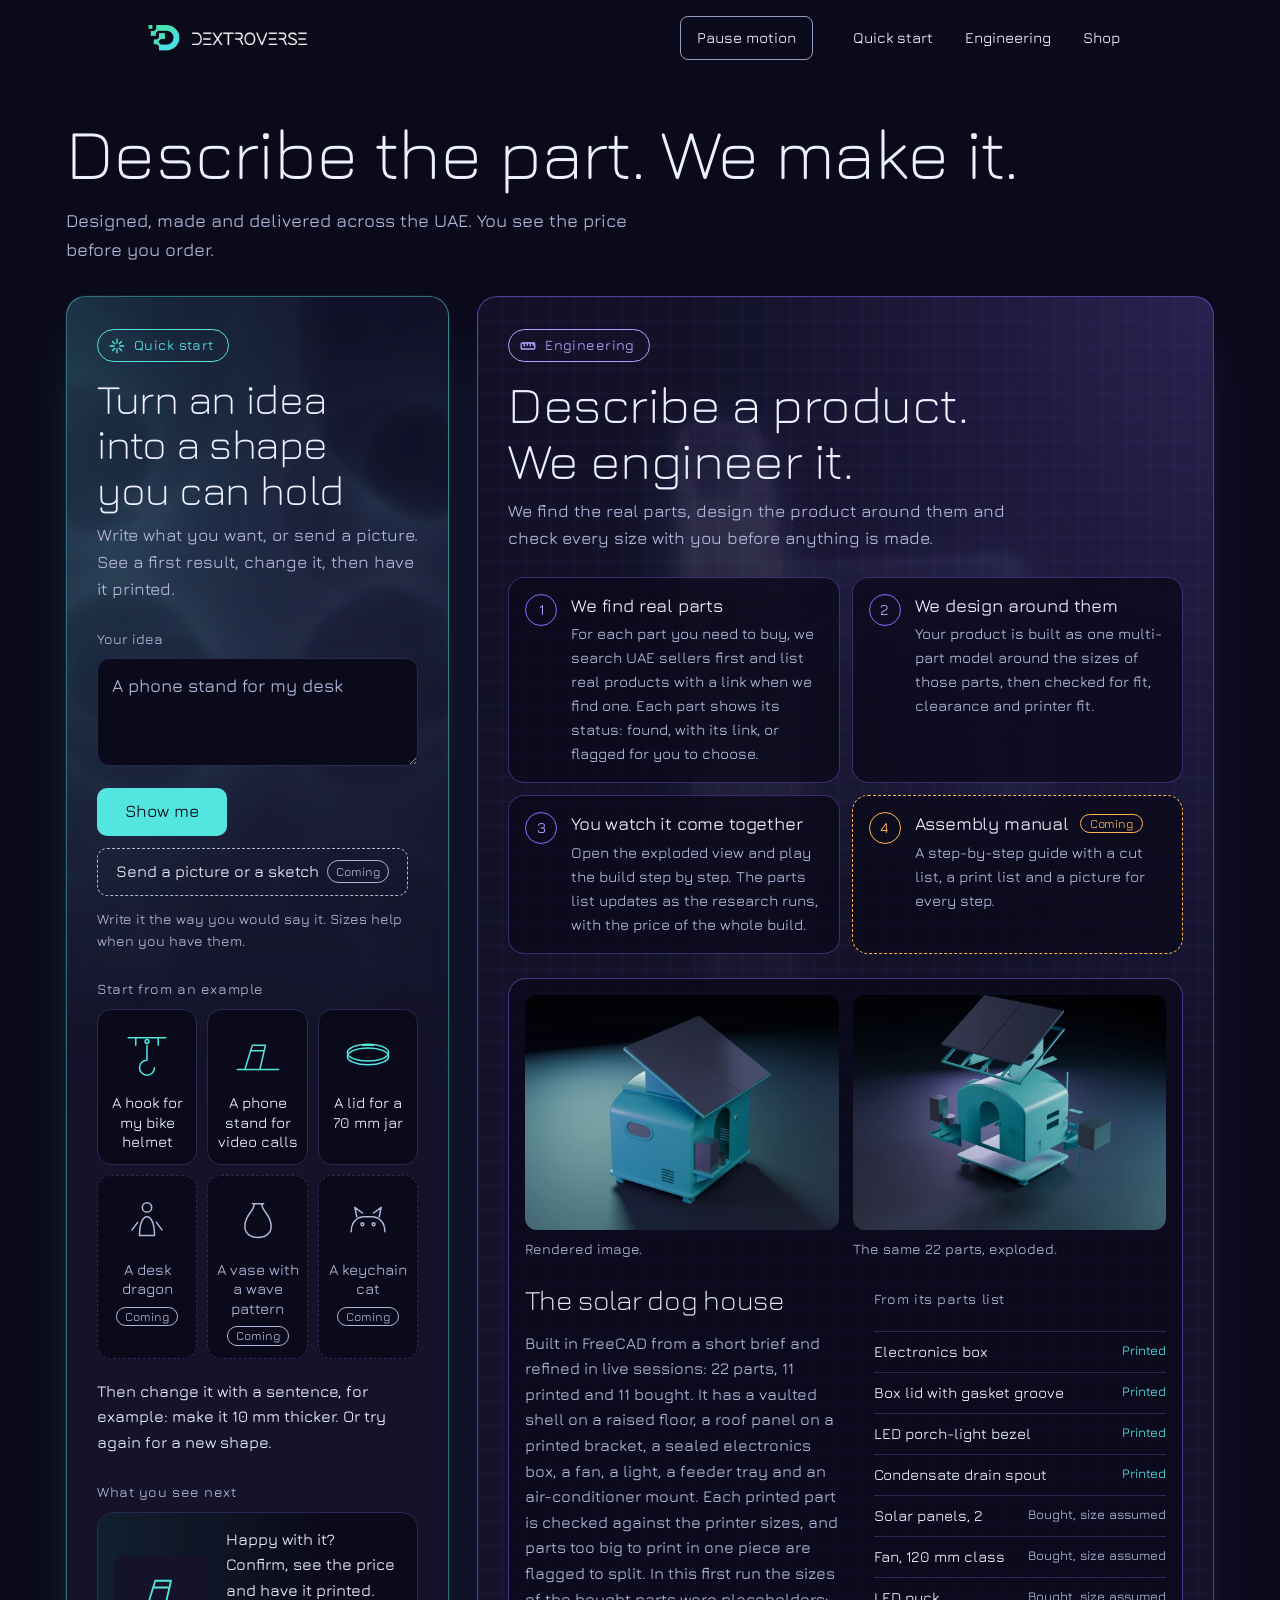
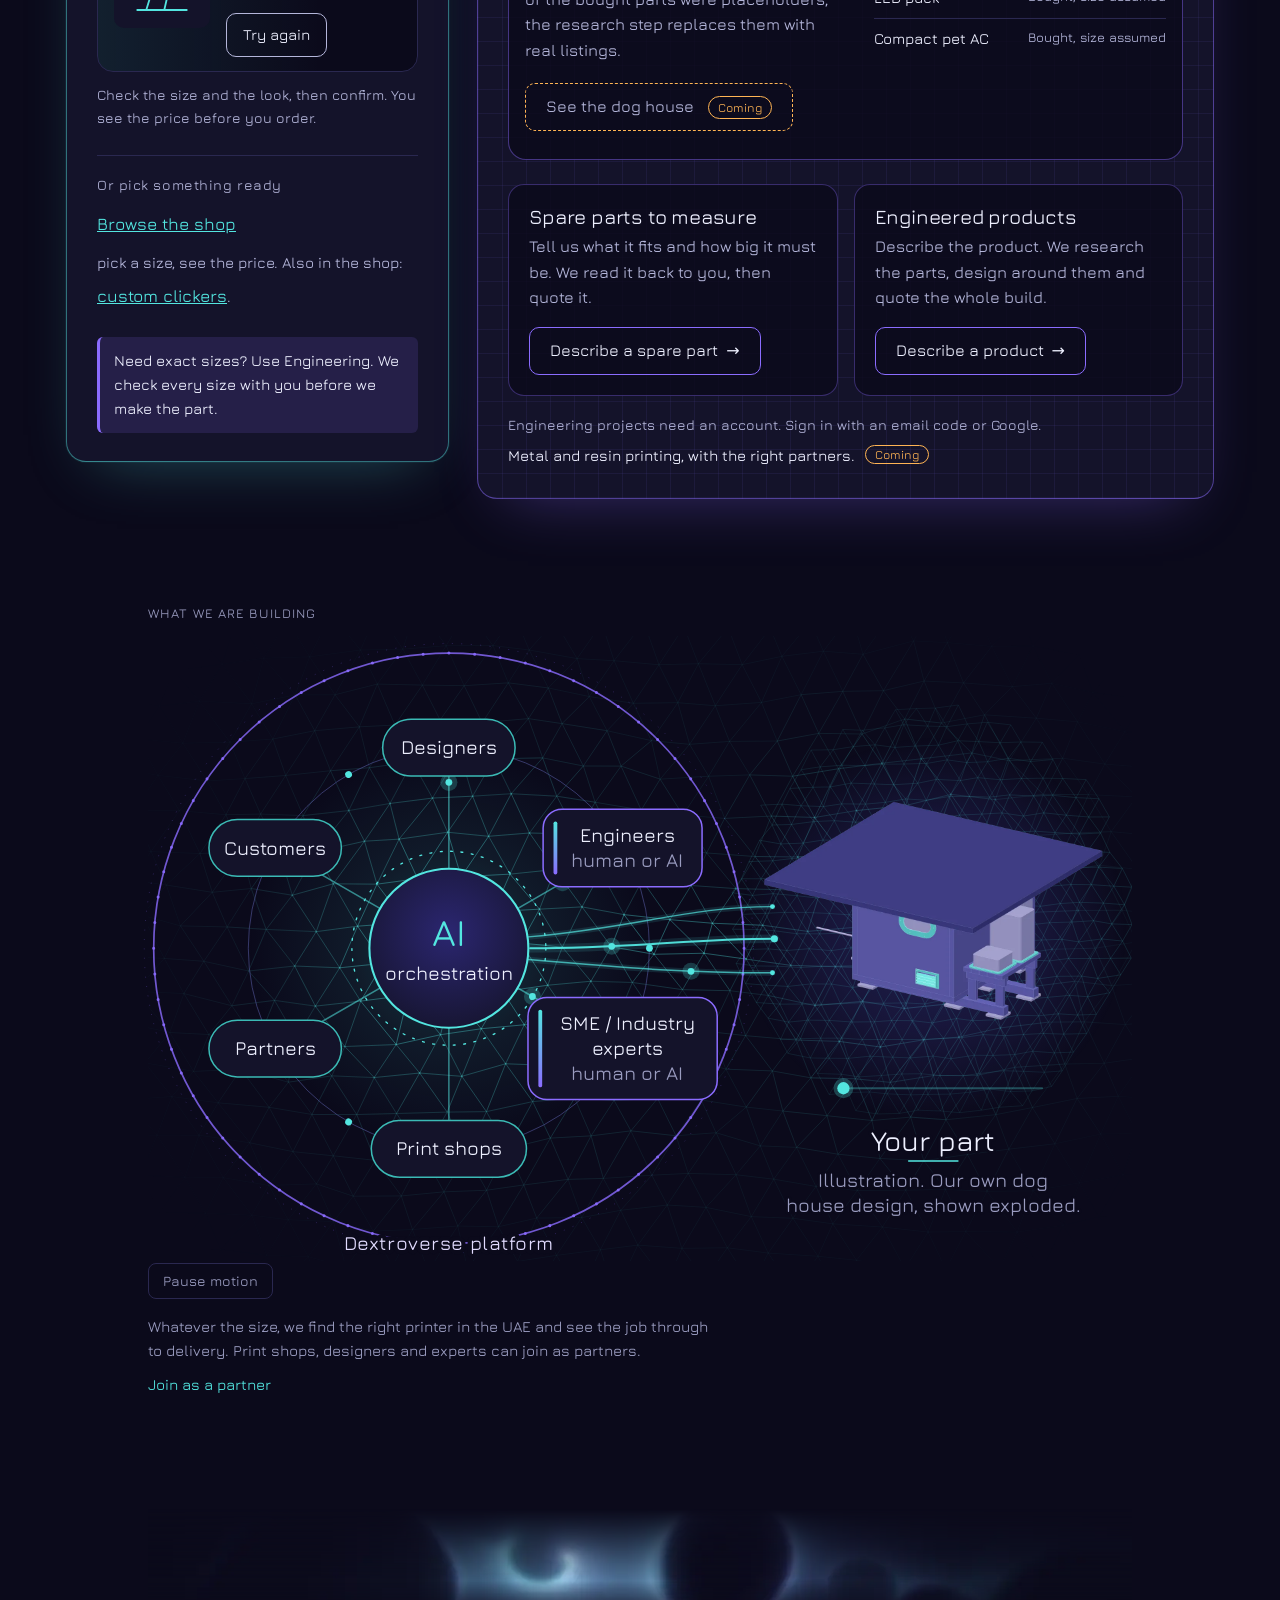
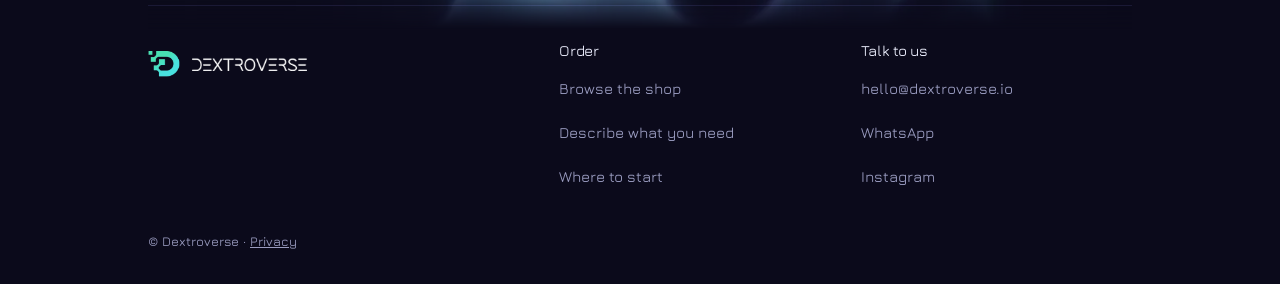
<file: index.html>
<!doctype html>
<html lang="en">
<head>
<meta charset="utf-8">
<meta name="viewport" content="width=device-width, initial-scale=1">
<title>Dextroverse | Describe the part. We make it.</title>
<meta name="description" content="Describe the part and see the price before you order. Designed, made and delivered across the UAE.">
<link rel="canonical" href="https://dextroverse.io/">
<link rel="icon" type="image/png" href="/favicon.png">
<meta property="og:type" content="website">
<meta property="og:site_name" content="Dextroverse">
<meta property="og:url" content="https://dextroverse.io/">
<meta property="og:title" content="Dextroverse | Describe the part. We make it.">
<meta property="og:description" content="Describe the part and see the price before you order. Designed, made and delivered across the UAE.">
<meta property="og:image" content="https://dextroverse.io/logo.png">
<meta name="twitter:card" content="summary">
<meta name="twitter:title" content="Dextroverse | Describe the part. We make it.">
<meta name="twitter:description" content="Describe the part and see the price before you order. Designed, made and delivered across the UAE.">
<meta name="twitter:image" content="https://dextroverse.io/logo.png">
<link rel="preload" href="/fonts/jura-light.woff2" as="font" type="font/woff2" crossorigin>
<link rel="preload" href="/fonts/jura-medium.woff2" as="font" type="font/woff2" crossorigin>
<link rel="stylesheet" href="/style.css">
<link rel="stylesheet" href="/landing.css">
<script type="application/ld+json">
{
  "@context": "https://schema.org",
  "@type": "Organization",
  "name": "Dextroverse",
  "url": "https://dextroverse.io/",
  "logo": "https://dextroverse.io/logo.png",
  "description": "Describe the part and see the price before you order. Designed, made and delivered across the UAE.",
  "email": "hello@dextroverse.io",
  "telephone": "+971504556912",
  "areaServed": "AE",
  "sameAs": ["https://instagram.com/dextroverse3d", "https://wa.me/971504556912"]
}
</script>
</head>
<body data-alive="ring"><a class="skip" href="#main">Skip to content</a>
<header class="top" id="top">
  <a class="brand" href="/" aria-label="Dextroverse home"><img src="/brand/mark.png" alt="" width="32" height="27"><img src="/brand/wordmark-white.png" alt="Dextroverse" width="115" height="13"></a>
  <button class="motion-btn" id="motion" data-alive-pause type="button" aria-pressed="false" hidden><span class="w">Pause</span><span class="ml"> motion</span></button>
  <button class="menu-btn" type="button" aria-expanded="false" aria-controls="nav">Menu</button>
  <nav id="nav" aria-label="Main" data-open="false">
    <a href="/#casual">Quick start</a>
    <a href="/#eng">Engineering</a>
    <a href="https://app.dextroverse.io/shop" data-nav="shop">Shop</a>
  </nav>
</header>
<button class="motion-chip" id="chip" type="button" hidden aria-label="Pause motion">Pause</button>
<main id="main">
<section class="lm" id="start">
<div class="lm-hero"><h1>Describe the part. We make it.</h1><p class="lm-lead">Designed, made and delivered across the UAE. You see the price before you order.</p></div><nav class="jump" aria-label="Modes"><a class="jc on" href="#casual">Quick start</a><a class="je" href="#eng">Engineering</a></nav><div class="modes" id="how"><section class="mode casual" id="casual" aria-labelledby="c-t"><div class="atm" aria-hidden="true"><img src="/media/lat/gyroid-1280.webp" fetchpriority="high" alt="" width="1280" height="720"><video muted playsinline preload="none" data-atm="gyroid"><source src="/media/lat/gyroid-720.webm" type="video/webm" media="(min-width:900px)"><source src="/media/lat/gyroid-720.mp4" type="video/mp4" media="(min-width:900px)"><source src="/media/lat/gyroid-360.mp4" type="video/mp4" media="(max-width:899px)"></video></div><p class="tagm"><svg viewBox="0 0 24 24" aria-hidden="true" fill="none" stroke="currentColor" stroke-width="1.8" stroke-linecap="round"><path d="M12 3v5M12 16v5M3 12h5M16 12h5M6 6l3 3M15 15l3 3M18 6l-3 3M9 15l-3 3"/></svg>Quick start</p><h2 id="c-t">Turn an idea into a shape you can hold</h2><p class="lm-ml">Write what you want, or send a picture. See a first result, change it, then have it printed.</p>
<form class="lm-form" id="pf" method="get" action="https://app.dextroverse.io/try"><label for="pf-p">Your idea</label><textarea id="pf-p" name="prompt" maxlength="500" required rows="3" placeholder="A phone stand for my desk"></textarea><p class="lm-err" id="pf-err" role="status"></p><div class="lm-row"><button class="lm-go" type="submit">Show me</button><button class="photo" type="button" aria-disabled="true" aria-describedby="ph-s">Send a picture or a sketch <em id="ph-s">Coming</em></button></div><p class="hint">Write it the way you would say it. Sizes help when you have them.</p><p class="hint consent" id="cons" hidden>This picture goes to a partner service that builds the shape. Please choose objects and sketches, not photos of people.</p></form>
<h3 class="lm-tl">Start from an example</h3><ul class="tiles" aria-label="Examples"><li><button class="tile" type="button" data-t="A wall hook for a bike helmet"><span class="im"><svg viewBox="0 0 64 48" aria-hidden="true" fill="none" stroke="currentColor" stroke-width="1.6" stroke-linecap="round" stroke-linejoin="round"><path d="M12 6h40M20 6v8M44 6v8M32 14v16a8 8 0 1 0 8 8"/><circle cx="32" cy="10" r="2"/></svg></span><span>A hook for my bike helmet</span></button></li><li><button class="tile" type="button" data-t="A desk stand for a phone, angled for video calls"><span class="im"><svg viewBox="0 0 64 48" aria-hidden="true" fill="none" stroke="currentColor" stroke-width="1.6" stroke-linecap="round" stroke-linejoin="round"><path d="M10 40h44M18 40l8-26h14l-6 26M24 20h14"/></svg></span><span>A phone stand for video calls</span></button></li><li><button class="tile" type="button" data-t="A round lid for a 70 mm jar with a small handle"><span class="im"><svg viewBox="0 0 64 48" aria-hidden="true" fill="none" stroke="currentColor" stroke-width="1.6" stroke-linecap="round" stroke-linejoin="round"><ellipse cx="32" cy="26" rx="22" ry="9"/><ellipse cx="32" cy="22" rx="22" ry="9"/><path d="M26 14h12"/></svg></span><span>A lid for a 70 mm jar</span></button></li><li><div class="tile soon"><span class="im"><svg viewBox="0 0 64 48" aria-hidden="true" fill="none" stroke="currentColor" stroke-width="1.6" stroke-linecap="round" stroke-linejoin="round"><circle cx="32" cy="10" r="5"/><path d="M24 40c0-12 3-20 8-20s8 8 8 20M24 40h16M22 26l-6 8M42 26l6 8"/></svg></span><span>A desk dragon</span><em>Coming</em></div></li><li><div class="tile soon"><span class="im"><svg viewBox="0 0 64 48" aria-hidden="true" fill="none" stroke="currentColor" stroke-width="1.6" stroke-linecap="round" stroke-linejoin="round"><path d="M26 6h12M28 6c0 8-10 12-10 24 0 8 6 12 14 12s14-4 14-12C46 18 36 14 36 6"/></svg></span><span>A vase with a wave pattern</span><em>Coming</em></div></li><li><div class="tile soon"><span class="im"><svg viewBox="0 0 64 48" aria-hidden="true" fill="none" stroke="currentColor" stroke-width="1.6" stroke-linecap="round" stroke-linejoin="round"><path d="M14 36c0-10 6-16 14-16h8c8 0 14 6 14 16M20 20l-2-10 8 6M44 20l2-10-8 6"/><circle cx="26" cy="28" r="1.5"/><circle cx="38" cy="28" r="1.5"/></svg></span><span>A keychain cat</span><em>Coming</em></div></li></ul><p class="then">Then change it with a sentence, for example: make it 10 mm thicker. Or try again for a new shape.</p>
<div class="next"><h3 class="lm-tl">What you see next</h3><div class="res"><span class="th"><svg viewBox="0 0 64 48" aria-hidden="true" fill="none" stroke="currentColor" stroke-width="1.6" stroke-linecap="round" stroke-linejoin="round"><path d="M10 40h44M18 40l8-26h14l-6 26M24 20h14"/></svg></span><div><p>Happy with it? Confirm, see the price and have it printed.</p><span class="again" aria-hidden="true">Try again</span></div></div><p class="hint">Check the size and the look, then confirm. You see the price before you order.</p></div>
<div class="more"><p>Or pick something ready</p><ul><li><a href="https://app.dextroverse.io/shop">Browse the shop</a> <span>pick a size, see the price. Also in the shop: <a href="/clickers/">custom clickers</a>.</span></li></ul></div><p class="lm-note">Need exact sizes? Use Engineering. We check every size with you before we make the part.</p></section><section class="mode eng" id="eng" aria-labelledby="e-t"><div class="atm eng-atm" aria-hidden="true"><img src="/media/lat/cloud-1280.webp" alt="" width="1280" height="720"><video muted playsinline preload="none" data-atm="cloud"><source src="/media/lat/cloud-720.webm" type="video/webm" media="(min-width:900px)"><source src="/media/lat/cloud-720.mp4" type="video/mp4" media="(min-width:900px)"><source src="/media/lat/cloud-360.mp4" type="video/mp4" media="(max-width:899px)"></video></div><p class="tagm"><svg viewBox="0 0 24 24" aria-hidden="true" fill="none" stroke="currentColor" stroke-width="1.8" stroke-linecap="round" stroke-linejoin="round"><rect x="3" y="8" width="18" height="8" rx="1.5"/><path d="M7 8v4M11 8v3M15 8v4M19 8v3"/></svg>Engineering</p><h2 id="e-t">Describe a product. We engineer it.</h2><p class="lm-ml">We find the real parts, design the product around them and check every size with you before anything is made.</p>
<ol class="lm-steps"><li class="st"><span class="lm-n" aria-hidden="true">1</span><div><h3>We find real parts </h3><p>For each part you need to buy, we search UAE sellers first and list real products with a link when we find one. Each part shows its status: found, with its link, or flagged for you to choose.</p></div></li><li class="st"><span class="lm-n" aria-hidden="true">2</span><div><h3>We design around them </h3><p>Your product is built as one multi-part model around the sizes of those parts, then checked for fit, clearance and printer fit.</p></div></li><li class="st"><span class="lm-n" aria-hidden="true">3</span><div><h3>You watch it come together </h3><p>Open the exploded view and play the build step by step. The parts list updates as the research runs, with the price of the whole build.</p></div></li><li class="st soon"><span class="lm-n" aria-hidden="true">4</span><div><h3>Assembly manual <em class="cm">Coming</em></h3><p>A step-by-step guide with a cut list, a print list and a picture for every step.</p></div></li></ol>
<div class="lm-ex"><div class="exfigs"><figure class="exfig"><img src="/img/dh-assembled-900.webp" srcset="/img/dh-assembled-900.webp 900w, /img/dh-assembled-1800.webp 1800w" sizes="(min-width:1000px) 360px, (min-width:640px) 45vw, 90vw" alt="The solar dog house, assembled from 22 parts: printed parts in teal, bought parts in grey, on a dark background" width="1800" height="1350" loading="lazy"><figcaption>Rendered image.</figcaption></figure><figure class="exfig"><img src="/img/dh-exploded-900.webp" srcset="/img/dh-exploded-900.webp 900w, /img/dh-exploded-1800.webp 1800w" sizes="(min-width:1000px) 360px, (min-width:640px) 45vw, 90vw" alt="The same 22 parts of the dog house, pulled apart" width="1800" height="1350" loading="lazy"><figcaption>The same 22 parts, exploded.</figcaption></figure></div>
<div class="exbody"><h3>The solar dog house</h3><p>Built in FreeCAD from a short brief and refined in live sessions: 22 parts, 11 printed and 11 bought. It has a vaulted shell on a raised floor, a roof panel on a printed bracket, a sealed electronics box, a fan, a light, a feeder tray and an air-conditioner mount. Each printed part is checked against the printer sizes, and parts too big to print in one piece are flagged to split. In this first run the sizes of the bought parts were placeholders; the research step replaces them with real listings.</p><a class="lm-btn lm-off" role="link" aria-disabled="true">See the dog house <em class="cm">Coming</em></a>
<h4 class="pl">From its parts list</h4><ul class="parts"><li><span>Electronics box</span><em class="pr">Printed</em></li><li><span>Box lid with gasket groove</span><em class="pr">Printed</em></li><li><span>LED porch-light bezel</span><em class="pr">Printed</em></li><li><span>Condensate drain spout</span><em class="pr">Printed</em></li><li><span>Solar panels, 2</span><em class="bt">Bought, size assumed</em></li><li><span>Fan, 120 mm class</span><em class="bt">Bought, size assumed</em></li><li><span>LED puck</span><em class="bt">Bought, size assumed</em></li><li><span>Compact pet AC</span><em class="bt">Bought, size assumed</em></li></ul></div></div>
<ul class="items"><li><h3>Spare parts to measure</h3><p>Tell us what it fits and how big it must be. We read it back to you, then quote it.</p><a class="lm-btn" href="https://app.dextroverse.io/try">Describe a spare part <span aria-hidden="true">&rarr;</span></a></li><li><h3>Engineered products</h3><p>Describe the product. We research the parts, design around them and quote the whole build.</p><a class="lm-btn" href="https://app.dextroverse.io/product">Describe a product <span aria-hidden="true">&rarr;</span></a></li></ul><p class="acc">Engineering projects need an account. Sign in with an email code or Google.</p><p class="mat">Metal and resin printing, with the right partners. <em class="cm">Coming</em></p></section></div>
</section>

<section class="wrap build" aria-labelledby="build-h">
  <p class="build-label" id="build-h">What we are building</p>
<section class="dx" id="dx" aria-label="How the Dextroverse platform works">
<style>
.dx{--dx-mid:var(--mid,#0b0a1b);--dx-lumen:var(--lumen,#53e6e0);--dx-violet:var(--violet,#8b6cff);--dx-mist:var(--mist,#eef0ff);--dx-panel:var(--panel,#14132a);--dx-dim:var(--dim,#9a9cc0);--dx-line:var(--line,#2a2850);
 position:relative;width:100%;max-width:1280px;margin:0 auto;color:var(--dx-mist);font-family:var(--font-display,Jura,system-ui,sans-serif)}
.dx *{box-sizing:border-box}
.dx figure{margin:0}
.dx-stage{position:relative;width:100%;aspect-ratio:var(--ar,1040/660);isolation:isolate}
.dx-stage svg{position:absolute;inset:0;width:100%;height:100%;display:block;overflow:visible;pointer-events:none}
.dx-stage text{font-family:var(--font-display,Jura,system-ui,sans-serif);font-weight:500;fill:var(--dx-mist)}
.dx-gm{-webkit-mask-image:radial-gradient(ellipse 62% 70% at 50% 50%,#000 46%,transparent 100%);mask-image:radial-gradient(ellipse 62% 70% at 50% 50%,#000 46%,transparent 100%)}
.dx-gf{-webkit-mask-image:radial-gradient(ellipse 50% 50% at var(--fx,80%) var(--fy,46%),#000 40%,transparent 100%);mask-image:radial-gradient(ellipse 50% 50% at var(--fx,80%) var(--fy,46%),#000 40%,transparent 100%)}
.dx-vh{position:absolute;width:1px;height:1px;overflow:hidden;clip:rect(0 0 0 0);white-space:nowrap}
.dx-ctl{margin-top:2px;text-align:left}
/* snug: the whole diagram plus Pause fits one viewport; floor 720px keeps text >=13.8px */
.dx:not(.dx-phone) .dx-stage,.dx:not(.dx-phone) .dx-ctl{width:max(min(100%,calc((100vh - 80px)*var(--arn,1.576))),min(100%,720px));margin-left:auto;margin-right:auto}
.dx-ctl button{font:500 14px Jura,system-ui,sans-serif;color:var(--dx-dim);background:transparent;border:1px solid var(--dx-line);border-radius:8px;padding:8px 14px;min-height:36px;cursor:pointer}
.dx-ctl button:hover{color:var(--dx-mist);border-color:var(--dx-violet)}
.dx-ctl button:focus-visible{outline:2px solid var(--dx-lumen);outline-offset:2px}
.dx.dx-static .dx-ctl{display:none}
.dx-stage{touch-action:pan-y}
#dx-hit{pointer-events:all;cursor:ew-resize}
#dx-hit:focus-visible{outline:2px solid var(--dx-lumen);outline-offset:-3px}
.dx.dx-lite #dx-hit{pointer-events:none;cursor:default}
.dx.dx-phone .dx-stage{max-width:560px;margin:0 auto}
.dx.dx-phone .dx-ctl{text-align:center}
/* assemble-in (once) */
@keyframes dxfade{from{opacity:0}to{opacity:1}}
@keyframes dxdraw{from{stroke-dashoffset:1}to{stroke-dashoffset:0}}
@keyframes dxcond{from{opacity:0;transform:scale(.9)}to{opacity:1;transform:none}}
.dx .in{animation:dxfade .8s ease-out both;animation-delay:var(--d,0s)}
.dx .dr{stroke-dasharray:1;animation:dxdraw 1.4s cubic-bezier(.4,0,.2,1) both;animation-delay:var(--d,0s)}
.dx-gf svg,.dx-gf>g{transform-box:fill-box;transform-origin:center}
.dx .cond{animation:dxcond 1.6s cubic-bezier(.2,.7,.2,1) both;animation-delay:var(--d,0s)}
/* ambient breathing: 4 cycles, then rest */
.dx.dx-static .in,.dx.dx-static .dr,.dx.dx-static .cond{animation:none!important}
.dx.dx-static .dr{stroke-dashoffset:0}
@media (prefers-reduced-motion:reduce){.dx .in,.dx .dr,.dx .cond{animation:none!important}.dx .dr{stroke-dashoffset:0}}
</style>
<figure>
 <div class="dx-stage" id="dx-stage">
  <svg class="dx-gm" id="dx-gm" aria-hidden="true" focusable="false"></svg>
  <svg class="dx-gh" id="dx-gh" aria-hidden="true" focusable="false"></svg>
  <svg class="dx-gf" id="dx-gf" aria-hidden="true" focusable="false"></svg>
  <svg class="dx-gp" id="dx-gp" aria-hidden="true" focusable="false"></svg>
  <svg class="dx-gx" id="dx-gx" role="group" focusable="false"></svg>
 </div>
 <noscript><style>.dx-stage,.dx-ctl{display:none}</style><div class="dx-ns"><img src="/diagram/still-exploded.webp" alt="Illustration. Our own dog house design, shown exploded." width="1100" height="940" loading="lazy"><p>Customers, designers, engineers and industry experts (human or AI), print shops and partners, tied together by AI orchestration on the Dextroverse platform, to your part.</p></div></noscript>
 <div class="dx-ctl"><button type="button" id="dx-pause" aria-pressed="false">Pause motion</button></div>
 <ul class="dx-vh"><li>Customers</li><li>Designers</li><li>Engineers (human or AI)</li><li>SME / Industry experts (human or AI)</li><li>Print shops</li><li>Partners</li><li>AI orchestration, at the centre of the Dextroverse platform</li><li>Your part: our own dog house design, shown exploded (illustration)</li></ul>
</figure>
<script>
(()=>{
const NS='http://www.w3.org/2000/svg',C={mid:'#0b0a1b',lumen:'#53e6e0',violet:'#8b6cff',mist:'#eef0ff',panel:'#14132a',dim:'#9a9cc0',link:'#6c70ad'};
const $=(t,a,p,h)=>{const e=document.createElementNS(NS,t);for(const k in a||{})if(a[k]!=null)e.setAttribute(k,a[k]);if(h!=null)e.innerHTML=h;p&&p.appendChild(e);return e};
const q=id=>document.getElementById(id);
const root=q('dx'),stage=q('dx-stage'),gm=q('dx-gm'),gh=q('dx-gh'),gf=q('dx-gf'),gp=q('dx-gp'),gx=q('dx-gx'),btn=q('dx-pause');
const ROLES=[{n:['Customers']},{n:['Designers']},{n:['Engineers'],s:1},{n:['SME / Industry','experts'],s:1},{n:['Print shops']},{n:['Partners']}];
const A='AI orchestration connects customers, designers, engineers, subject-matter experts, print shops and partners on the Dextroverse platform, and produces your part, shown as an exploded dog house design (illustration).';
const mq=matchMedia('(max-width:700px)'),rm=matchMedia('(prefers-reduced-motion:reduce)');
const isStatic=()=>rm.matches||!!(navigator.connection&&navigator.connection.saveData);
const slow=()=>{const c=navigator.connection;return !!(c&&(c.saveData||/(^|-)2g|3g/.test(c.effectiveType||'')||(c.downlink&&c.downlink<.8)))};
const lite=()=>isStatic()||slow()||mq.matches;
let lu=0,S=null,paused=false,visible=false,running=false,raf=0,t=0,last=0,idle=0;
const r1=v=>Math.round(v*10)/10;
function rng(s){return()=>{s|=0;s=s+0x6D2B79F5|0;let t=Math.imul(s^s>>>15,1|s);t=t+Math.imul(t^t>>>7,61|t)^t;return((t^t>>>14)>>>0)/4294967296}}
/* lattice: warped triangular mesh (gyroid-family look), generated at run time */
function mesh(x0,y0,x1,y1,sp,amp,seed,keep){
 const R=rng(seed),rows=Math.ceil((y1-y0)/(sp*.866))+2,cols=Math.ceil((x1-x0)/sp)+2,P=[];
 for(let r=0;r<rows;r++){P[r]=[];for(let c=0;c<cols;c++){let x=x0+(c-1)*sp+(r%2)*sp/2,y=y0+(r-1)*sp*.866;x+=(R()-.5)*sp*.22;y+=(R()-.5)*sp*.22;P[r][c]=[x+amp*Math.sin(y*.013+x*.004),y+amp*Math.cos(x*.011-y*.005)]}}
 const E=[],add=(a,b)=>{if(!keep||keep(a,b))E.push([a,b])};
 for(let r=0;r<rows;r++)for(let c=0;c<cols;c++){const a=P[r][c];if(c+1<cols)add(a,P[r][c+1]);if(r+1<rows){const o=r%2;if(c+o<cols)add(a,P[r+1][c+o]);if(c+o-1>=0)add(a,P[r+1][c+o-1])}}
 return E;
}
const gauss=(A,x,y)=>{let m=0;for(const a of A)m=Math.max(m,Math.exp(-(((x-a.x)/a.sx)**2+((y-a.y)/a.sy)**2)));return m};
const seg=E=>E.map(([a,b])=>`M${r1(a[0])} ${r1(a[1])}L${r1(b[0])} ${r1(b[1])}`).join('');
const NF=13,fname=k=>'/diagram/frames/f'+String(k).padStart(2,'0')+'.webp';
const F={p:0,target:0,auto:'idle',loaded:false,raf:0,imgs:[],ready:0,t0:0,user:false,force:false,hit:null,knob:null,k0:0,k1:0};
/* ---------- layout ---------- */
function layout(phone){
 if(!phone)return{phone,W:1040,H:660,cx:318,cy:330,cr:84,Rp:312,R:212,
  img:{x:640,y:128,w:380,h:325},track:{x0:735,x1:945,y:478},yp:{x:830,y:544},cap:{x:830,y:582},fs:20.5,
  nodes:[[140,60],[140,60],[168,82],[200,108],[164,60],[140,60]],
  anchors:[{x:318,y:330,sx:230,sy:230},{x:830,y:300,sx:200,sy:220},{x:560,y:320,sx:170,sy:60}],
  fine:{cx:830,cy:296,rx:215,ry:225,sp:22},streams:[[402,318,520,308,570,286,660,286],[404,330,520,330,570,320,662,320],[402,342,520,352,570,356,660,356]]};
 return{phone,W:340,H:912,cx:170,cy:368,cr:64,Rp:104,fs:16,
  img:{x:0,y:514,w:340,h:290},yp:{x:170,y:838},cap:{x:170,y:874},
  chips:[{w:112,h:38,side:'L',y:30,edge:150,lane:166,ang:250},{w:112,h:38,side:'R',y:60,edge:190,lane:174,ang:285},{w:124,h:56,side:'R',y:146,edge:196,lane:178,ang:295},{w:140,h:80,side:'L',y:112,edge:156,lane:162,ang:240},{w:118,h:38,side:'L',y:196,edge:156,lane:158,ang:255},{w:108,h:38,side:'R',y:222,edge:188,lane:182,ang:300}],
  anchors:[{x:170,y:368,sx:150,sy:150},{x:170,y:660,sx:160,sy:140},{x:170,y:140,sx:70,sy:120}],
  fine:{cx:170,cy:664,rx:165,ry:150,sp:18},streams:[[158,486,158,500,150,510,150,522],[170,486,170,500,170,510,170,522],[182,486,182,500,190,510,190,522]]};
}
/* ---------- build ---------- */
function nodeSVG(i,r,w,h,fs){
 const g=$('g',{class:'nd','data-i':i}),inn=$('g',{class:'in',style:`--d:${.9+i*.12}s`},g);
 const col=r.s?C.violet:'#3bbab5';
 $('rect',{x:-w/2,y:-h/2,width:w,height:h,rx:Math.min(h/2,h<70?h/2:20),fill:C.panel,stroke:col,'stroke-width':1.6},inn);
 const lines=r.n.slice(),lh=fs*1.28,items=lines.map(t=>({t,f:C.mist}));if(r.s)items.push({t:'human or AI',f:C.dim});
 const tot=items.length*lh;let y=-tot/2;
 items.forEach(it=>{$('text',{x:r.s?5:0,y:r1(y+lh/2+fs*.34),'text-anchor':'middle','font-size':fs,style:`fill:${it.f}`},inn,it.t);y+=lh});
 if(r.s)$('rect',{x:-w/2+11,y:-h/2+13,width:4,height:h-26,rx:2,fill:'url(#dxhb)'},inn);
 return g;
}
function build(phone){
 const L=layout(phone),D={L,phone,W:L.W,H:L.H,cx:L.cx,cy:L.cy};
 [gm,gh,gf,gp,gx].forEach(s=>{s.replaceChildren();s.setAttribute('viewBox',`0 0 ${L.W} ${L.H}`)});
 stage.style.setProperty('--ar',L.W+'/'+L.H);root.style.setProperty('--arn',(L.W/L.H).toFixed(4));
 stage.style.setProperty('--fx',(L.fine.cx/L.W*100)+'%');stage.style.setProperty('--fy',(L.fine.cy/L.H*100)+'%');
 root.classList.toggle('dx-phone',phone);
 const lt=lite();D.lite=lt;root.classList.toggle('dx-lite',lt);
 gx.setAttribute('aria-label',A);
 /* back layers: coarse lattice, halos, fine lattice */
 const E=mesh(-20,-20,L.W+20,L.H+20,phone?40:46,phone?9:12,7);
 const OP=[.09,.15,.23,.34,.48],B=OP.map(()=>[]);
 E.forEach(e=>{const s=gauss(L.anchors,(e[0][0]+e[1][0])/2,(e[0][1]+e[1][1])/2);B[Math.min(4,Math.floor(s*5))].push(e)});
 OP.forEach((o,i)=>$('path',{d:seg(B[i]),fill:'none',stroke:C.lumen,'stroke-opacity':o,'stroke-width':.8},gm));
 const dots=[];B.forEach((b,i)=>{if(i>=3)b.forEach(([a])=>dots.push(`M${r1(a[0])} ${r1(a[1])}h0`))});
 $('path',{d:dots.join(''),fill:'none',stroke:C.lumen,'stroke-opacity':.28,'stroke-width':2.2,'stroke-linecap':'round'},gm);
 const hd=$('defs',{},gh);
 $('radialGradient',{id:'dxhg'},hd,`<stop offset="0" stop-color="${C.lumen}" stop-opacity=".4"/><stop offset=".5" stop-color="${C.lumen}" stop-opacity=".13"/><stop offset="1" stop-color="${C.lumen}" stop-opacity="0"/>`);
 $('radialGradient',{id:'dxpool'},hd,`<stop offset="0" stop-color="#2a2866" stop-opacity=".75"/><stop offset=".55" stop-color="#2a2866" stop-opacity=".4"/><stop offset="1" stop-color="#2a2866" stop-opacity="0"/>`);
 D.halo=$('circle',{cx:L.cx,cy:L.cy,r:L.cr*2.7,fill:'url(#dxhg)',style:`transform-origin:${L.cx}px ${L.cy}px`},gh);
 const F2=L.fine;$('ellipse',{cx:F2.cx,cy:F2.cy+14,rx:F2.rx*.95,ry:F2.ry*.9,fill:'url(#dxpool)'},gh);
 const fe=mesh(F2.cx-F2.rx-30,F2.cy-F2.ry-30,F2.cx+F2.rx+30,F2.cy+F2.ry+30,F2.sp,5,21,(a,b)=>{const f=p=>((p[0]-F2.cx)/F2.rx)**2+((p[1]-F2.cy)/F2.ry)**2<1;return f(a)&&f(b)});
 const fg=$('g',{class:'cond',style:'--d:1.2s'},gf);
 D.fineP=$('path',{d:seg(fe),fill:'none',stroke:C.lumen,'stroke-opacity':.34,'stroke-width':.7},fg);
 /* part frames (layer gp) */
 const im=L.img;
 const fr=$('g',{class:'in',style:'--d:1.8s'},gp);
 if(lt)$('image',{href:'/diagram/still-exploded.webp',x:im.x,y:im.y,width:im.w,height:im.h},fr);
 else for(let k=0;k<NF;k++)$('image',{class:'fr','data-k':k,href:k?null:fname(0),x:im.x,y:im.y,width:im.w,height:im.h,opacity:k?0:1},fr);
 /* front layer */
 const dfs=$('defs',{},gx);
 $('linearGradient',{id:'dxhb',x1:0,y1:0,x2:0,y2:1},dfs,`<stop offset="0" stop-color="${C.lumen}"/><stop offset="1" stop-color="${C.violet}"/>`);
 $('radialGradient',{id:'dxcg',cx:.5,cy:.4,r:.7},dfs,`<stop offset="0" stop-color="#2b2670"/><stop offset="1" stop-color="${C.panel}"/>`);
 const ringG=$('g',{},gx);
 $('circle',{class:'dr',pathLength:1,style:'--d:.2s',cx:L.cx,cy:L.cy,r:L.Rp,fill:'none',stroke:C.violet,'stroke-opacity':.8,'stroke-width':phone?1.4:1.8},ringG);
 const rd=[];for(let i=0;i<72;i++){const a=i/72*Math.PI*2;rd.push(`M${r1(L.cx+L.Rp*Math.cos(a))} ${r1(L.cy+L.Rp*Math.sin(a))}h0`)}
 $('path',{class:'in',style:'--d:.6s',d:rd.join(''),stroke:C.violet,'stroke-opacity':.9,'stroke-width':phone?2.6:3.2,'stroke-linecap':'round',fill:'none'},ringG);
 if(!phone)$('circle',{class:'in',style:'--d:.7s',cx:L.cx,cy:L.cy,r:L.Rp+10,fill:'none',stroke:C.violet,'stroke-opacity':.3,'stroke-width':1,'stroke-dasharray':'1 9'},ringG);
 if(!phone)$('circle',{class:'dr',pathLength:1,style:'--d:.4s',cx:L.cx,cy:L.cy,r:L.R,fill:'none',stroke:'#5a5ea6','stroke-opacity':.6,'stroke-width':1},ringG);
 const linesG=$('g',{fill:'none','stroke-linecap':'round','stroke-linejoin':'round'},gx),pulses=$('g',{},gx),sats=$('g',{},gx);
 D.paths=[];
 if(!phone){D.ln=ROLES.map((_,i)=>$('line',{class:'dr',pathLength:1,style:`--d:${.8+i*.1}s;transform-origin:${L.cx}px ${L.cy}px`,x1:L.cx+L.R,y1:L.cy,x2:L.cx,y2:L.cy,stroke:C.lumen,'stroke-opacity':.55,'stroke-width':1.6},linesG));
  D.sat=[0,1,2].map(()=>$('circle',{r:3.6,cx:L.cx+L.R,cy:L.cy,fill:C.lumen,style:`transform-origin:${L.cx}px ${L.cy}px`},sats));}
 else{
  D.chips=L.chips.map((c,i)=>{const ex=c.edge,ys=250,e=L.cr,ax=L.cx+e*Math.cos(c.ang*Math.PI/180),ay=L.cy+e*Math.sin(c.ang*Math.PI/180);
   const d=`M${ex} ${c.y}H${c.lane}V${ys}C${c.lane} ${ys+34},${ax} ${ay-46},${ax} ${ay}`;D.paths.push(d);
   $('path',{d,stroke:C.lumen,'stroke-opacity':.14,'stroke-width':5},linesG);
   $('path',{class:'dr',pathLength:1,style:`--d:${.8+i*.1}s`,d,stroke:C.lumen,'stroke-opacity':.7,'stroke-width':1.3},linesG);
   return c});
  D.pa=D.paths.map(d=>{const p=$('path',{d});const n=Math.ceil(p.getTotalLength()/3),a=[];for(let k=0;k<=n;k++){const o=p.getPointAtLength(p.getTotalLength()*k/n);a.push([o.x,o.y])}p.remove();return a});
 }
 /* streams core -> part */
 const sg=$('g',{fill:'none','stroke-linecap':'round'},gx);D.sa=[];
 L.streams.forEach((s,i)=>{const d=`M${s[0]} ${s[1]}C${s[2]} ${s[3]},${s[4]} ${s[5]},${s[6]} ${s[7]}`;
  $('path',{d,stroke:C.lumen,'stroke-opacity':.12,'stroke-width':i===1?9:6},sg);
  $('path',{class:'dr',pathLength:1,style:`--d:${1.2+i*.1}s`,d,stroke:C.lumen,'stroke-opacity':i===1?.95:.7,'stroke-width':i===1?2.2:1.5},sg);
  $('circle',{class:'in',style:'--d:1.9s',cx:s[6],cy:s[7],r:i===1?3.8:2.6,fill:C.lumen},sg);
  const p=$('path',{d});const n=Math.ceil(p.getTotalLength()/3),a=[];for(let k=0;k<=n;k++){const o=p.getPointAtLength(p.getTotalLength()*k/n);a.push([o.x,o.y])}p.remove();D.sa.push(a)});
 /* core */
 const core=$('g',{class:'in',style:'--d:.5s'},gx);
 D.rt1=$('g',{style:`transform-origin:${L.cx}px ${L.cy}px`},core);$('circle',{cx:L.cx,cy:L.cy,r:L.cr*1.22,fill:'none',stroke:C.lumen,'stroke-width':1.4,'stroke-dasharray':'2 9','stroke-linecap':'round'},D.rt1);
 D.rt2=$('g',{style:`transform-origin:${L.cx}px ${L.cy}px`},core);$('circle',{cx:L.cx,cy:L.cy,r:L.cr*.88,fill:'none',stroke:C.violet,'stroke-width':1.4,'stroke-dasharray':'26 14'},D.rt2);
 $('circle',{cx:L.cx,cy:L.cy,r:L.cr,fill:'url(#dxcg)',stroke:C.lumen,'stroke-width':2.2},core);
 const big=phone?30:40,sm=phone?15.2:20.5;
 $('text',{x:L.cx,y:L.cy-sm*.1,'text-anchor':'middle','font-size':big,style:`fill:${C.lumen}`},core,'AI');
 $('text',{x:L.cx,y:L.cy+sm*1.25+big*.2,'text-anchor':'middle','font-size':sm},core,'orchestration');
 /* platform label on the ring */
 const fs=L.fs,lbl=$('text',{class:'in',style:'--d:.7s',x:L.cx,y:L.cy+L.Rp+fs*.34,'text-anchor':'middle','font-size':fs,'letter-spacing':.6,stroke:C.mid,'stroke-width':9,'paint-order':'stroke','stroke-linejoin':'round',fill:'#e2dcff'},gx,'Dextroverse platform');
 lbl.style.fill='#e2dcff';
 /* pills */
 const ng=$('g',{},gx);
 if(!phone){D.R=L.R;D.base=[-150,-90,-30,30,90,150];D.sway=5;D.period=38;
  D.nd=ROLES.map((r,i)=>nodeSVG(i,i===3?{...r,n:['SME / Industry','experts']}:r,L.nodes[i][0],L.nodes[i][1],fs));D.nd.forEach(g=>ng.appendChild(g));}
 else D.nd=ROLES.map((r,i)=>{const c=L.chips[i],g=nodeSVG(i,i===3?{...r,n:['SME / Industry','experts']}:r,c.w,c.h,fs);
   const x=c.side==='L'?c.edge-c.w/2:c.edge+c.w/2;g.setAttribute('transform',`translate(${x} ${c.y})`);ng.appendChild(g);return g});
 D.pr=Array.from({length:6},()=>$('g',{},pulses,`<circle r="9" fill="${C.lumen}" opacity=".22"/><circle r="3.6" fill="${C.lumen}"/>`));
 D.bp=Array.from({length:3},()=>$('g',{},pulses,`<circle r="9" fill="${C.lumen}" opacity=".22"/><circle r="3.6" fill="${C.lumen}"/>`));
 /* your part + caption (haloed) */
 const hl={stroke:C.mid,'stroke-width':6,'paint-order':'stroke','stroke-linejoin':'round'};
 const yp=$('text',{class:'in',style:'--d:2.2s',x:L.yp.x,y:L.yp.y,'text-anchor':'middle','font-size':phone?26:30,...hl},gx,'Your part');
 $('path',{class:'in',style:'--d:2.2s',d:`M${L.yp.x-26} ${L.yp.y+11}h52`,stroke:C.lumen,'stroke-width':1.6,'stroke-linecap':'round'},gx);
 const cap=$('text',{class:'in',style:'--d:2.3s',x:L.cap.x,y:L.cap.y,'text-anchor':'middle','font-size':fs,...hl,'stroke-width':5},gx);
 cap.style.fill=C.dim;
 const w1=phone?'Illustration. Our own dog house':'Illustration. Our own dog',w2=phone?'design, shown exploded.':'house design, shown exploded.';
 cap.innerHTML=`${w1}<tspan x="${L.cap.x}" dy="${fs*1.3}">${w2}</tspan>`;
 /* scrub track + knob, hit area */
 if(!lt){
  const T=L.track;
  if(T){const tr=$('g',{class:'in',style:'--d:2.4s'},gx);
   $('path',{d:`M${T.x0} ${T.y}H${T.x1}`,stroke:C.lumen,'stroke-opacity':.3,'stroke-width':2,'stroke-linecap':'round'},tr);
   D.knob=$('circle',{cx:T.x0,cy:T.y,r:6.5,fill:C.lumen,stroke:C.lumen,'stroke-opacity':.25,'stroke-width':8},tr);F.k0=T.x0;F.k1=T.x1}
  else{F.k0=F.k1=0;D.knob=null}
  const hy=im.y-8,hh=(T?T.y+18:im.y+im.h)-hy;
  D.hit=$('rect',{id:'dx-hit',tabindex:0,role:'slider','aria-label':'Exploded view of the dog house','aria-valuemin':0,'aria-valuemax':100,'aria-valuenow':0,'aria-valuetext':'assembled',x:im.x,y:hy,width:im.w,height:hh,rx:8,fill:'transparent'},gx);
 }else{D.hit=null;D.knob=null}
 return D;
}
/* ---------- frames, scrub, keyboard ---------- */
function setP(p){
 F.p=p;if(F.hit){const v=Math.round(p*100);F.hit.setAttribute('aria-valuenow',v);F.hit.setAttribute('aria-valuetext',v<=3?'assembled':v>=97?'exploded':v+' percent exploded')}
 if(F.knob)F.knob.setAttribute('cx',(F.k0+(F.k1-F.k0)*p).toFixed(1));
 const f=p*(NF-1),i=Math.min(NF-2,Math.floor(f)),r=f-i;
 F.imgs.forEach((im,k)=>{const o=k===i?1:k===i+1?r:0;if(im._o!==o){im._o=o;im.setAttribute('opacity',o.toFixed(3))}});
}
function loadFrames(){
 if(F.loaded||!F.imgs.length)return;F.loaded=true;
 F.imgs.forEach((im,k)=>{const u=fname(k);if(k)im.setAttribute('href',u);const pre=new Image();pre.src=u;(pre.decode?pre.decode():Promise.resolve()).catch(()=>{}).then(()=>{F.ready++})});
}
function fTick(ts){
 F.raf=0;let go=false;
 if(F.auto==='run'&&(!paused||F.force)&&visible){const e=Math.min(1,(ts-F.t0)/4200);setP(e*e*(3-2*e));go=true;if(e>=1){F.auto='done';F.force=false;go=false;F.target=1}}
 if(F.user){const d=F.target-F.p;if(Math.abs(d)>.002){setP(F.p+d*.16);go=true}else setP(F.target)}
 if(go)F.raf=requestAnimationFrame(fTick);
}
const fKick=()=>{if(!F.raf&&F.imgs.length)F.raf=requestAnimationFrame(fTick)};
function startAuto(now){
 if(F.auto!=='idle'||!F.imgs.length||(paused&&!now)||!F.loaded)return;
 const go=()=>{if(F.auto!=='idle'||F.user)return;if(!now&&(paused||!visible)){setTimeout(go,300);return}F.auto='run';F.force=!!now;F.t0=performance.now();fKick()};
 setTimeout(()=>{const w=()=>F.ready>=NF||performance.now()-F.w0>2500?go():setTimeout(w,120);F.w0=performance.now();w()},now?0:2000);
}
function touched(){root.classList.add('dx-used')}
function bindFrames(){
 cancelAnimationFrame(F.raf);F.raf=0;F.imgs=[...gp.querySelectorAll('image.fr')];F.loaded=false;F.auto='idle';F.user=false;F.ready=0;F.p=0;F.target=0;F.hit=S.hit;F.knob=S.knob;
 root.classList.remove('dx-used');
 const hit=S.hit;if(!hit||!F.imgs.length){if(S.lite&&!S.phone&&false)0;return}
 F.imgs.forEach(im=>im._o=im.getAttribute('opacity')=='1'?1:0);
 const pos=e=>{const b=hit.getBoundingClientRect();F.target=Math.max(0,Math.min(1,(e.clientX-b.left)/b.width));F.user=true;if(F.auto==='run')F.auto='done';touched();fKick()};
 let down=false;
 hit.addEventListener('focus',()=>loadFrames());
 hit.addEventListener('keydown',e=>{const k=e.key;let v=null;
  if(k==='ArrowRight'||k==='ArrowUp')v=F.target+1/12;else if(k==='ArrowLeft'||k==='ArrowDown')v=F.target-1/12;else if(k==='Home')v=0;else if(k==='End')v=1;
  else if(k==='Enter'||k===' '){e.preventDefault();loadFrames();F.user=false;F.auto='idle';setP(0);F.target=0;touched();startAuto(true);return}
  if(v===null)return;e.preventDefault();loadFrames();F.target=Math.max(0,Math.min(1,v));F.user=true;if(F.auto==='run')F.auto='done';touched();fKick()});
 hit.addEventListener('pointerenter',e=>{if(e.pointerType==='mouse'){loadFrames();pos(e)}});
 hit.addEventListener('pointermove',e=>{if(e.pointerType==='mouse'||down)pos(e)});
 hit.addEventListener('pointerdown',e=>{if(e.pointerType!=='mouse'){down=true;hit.setPointerCapture(e.pointerId);loadFrames();pos(e)}});
 const up=()=>{down=false};hit.addEventListener('pointerup',up);hit.addEventListener('pointercancel',up);
 if(visible)loadFrames();startAuto();
}
/* ---------- ambient motion ---------- */
/* One loop drives everything that moves, and writes only CSS transform/opacity (no SVG geometry attributes).
   Line ends and satellites are fixed at build time and turned about the centre. The ambient breathing
   (halo, fine lattice, scrub-knob hint) lives here too instead of in CSS animations, so it stops when the loop stops. */
const sm=u=>u*u*(3-2*u);
const alt=(tt,per,n)=>{const c=tt/per;if(c>=n)return -1;const k=Math.floor(c),u=c-k;return sm(k%2?1-u:u)};
const mv=(g,x,y)=>{g.style.transform='translate('+x.toFixed(1)+'px,'+y.toFixed(1)+'px)'};
const rot=(g,deg)=>{g.style.transform='rotate('+deg.toFixed(2)+'deg)'};
const pul=(g,x,y,f)=>{mv(g,x,y);g.style.opacity=Math.min(1,f*8,(1-f)*8)};
function ambient(D,tt){
 const h=alt(tt,6.5,4);
 D.halo.style.transform=h<0?'':'scale('+(.94+.12*h).toFixed(3)+')';D.halo.style.opacity=h<0?'':(.55+.45*h).toFixed(3);
 const f=alt(tt,7,4);D.fineP.style.opacity=f<0?'':(.55+.45*f).toFixed(3);
 if(D.knob){const u=tt/2.2;D.knob.style.opacity=root.classList.contains('dx-used')||u>=6?'':(1-.65*sm(1-Math.abs(1-2*(u%1)))).toFixed(3)}
}
function update(tt){
 const D=S;
 if(!D.phone){
  const sw=D.sway*Math.sin(2*Math.PI*tt/D.period);
  D.nd.forEach((g,i)=>{const d=D.base[i]+sw,a=d*Math.PI/180,ca=Math.cos(a),sa=Math.sin(a),x=D.cx+D.R*ca,y=D.cy+D.R*sa;
   mv(g,x,y);rot(D.ln[i],d);
   const f=((tt/4.6+i*.173)%1);
   pul(D.pr[i],D.cx+D.R*ca*(1-f),D.cy+D.R*sa*(1-f),f)});
  D.sat.forEach((c,k)=>rot(c,tt*5+k*120));
 }else{
  D.pr.forEach((g,i)=>{const f=((tt/5.2+i*.19)%1),a=D.pa[i],p=a[Math.min(a.length-1,Math.floor(f*(a.length-1)))];
   pul(g,p[0],p[1],f)});
 }
 D.bp.forEach((g,k)=>{const f=(tt/3.2+k/3)%1,a=D.sa[k],p=a[Math.min(a.length-1,Math.floor(f*(a.length-1)))];
  pul(g,p[0],p[1],f)});
 rot(D.rt1,tt*6);rot(D.rt2,-tt*9);
 if(!isStatic())ambient(D,tt);
}
function loop(ts){
 if(!running)return;
 if(last)t+=Math.min(.1,(ts-last)/1000);last=ts;
 if(!S.phone||ts-lu>=30){lu=ts;update(t)}   /* phone: 30 updates a second is plenty for slow pulses */
 if(t>75){setPaused(true,true);return}   /* ambient motion settles after about 75 s of running */
 raf=requestAnimationFrame(loop);
}
function sync(){
 const want=!isStatic()&&!paused&&visible&&!document.hidden;
 if(want&&!running){running=true;last=0;raf=requestAnimationFrame(loop)}
 else if(!want&&running){running=false;cancelAnimationFrame(raf)}
}
function setPaused(v,auto){
 paused=v;btn.setAttribute('aria-pressed',v);btn.textContent=v?'Play motion':'Pause motion';root.classList.toggle('dx-paused',v);
 if(!v&&auto!==true){if(t>75)t=0;if(F.auto==='run')F.t0=performance.now()-F.p*4200;startAuto();fKick()}
 sync();
 if(auto!==true&&window.Alive&&document.documentElement.classList.contains('alive-paused')!==v)Alive.pause(v);
}
function init(){
 root.classList.toggle('dx-static',isStatic());
 S=build(mq.matches);
 t=isStatic()?2.4:0;update(t);
 if(isStatic()){setP(1)}
 bindFrames();sync();
}
btn.addEventListener('click',()=>setPaused(!paused));
/* animate (rAF) only while the diagram is actually on screen; its frames are fetched a little earlier */
new IntersectionObserver(e=>{visible=e[e.length-1].isIntersecting;document.body.classList.toggle('dx-view',visible);if(visible){loadFrames();startAuto()}sync()},{threshold:0,rootMargin:'0px'}).observe(root);
new IntersectionObserver((e,o)=>{if(e[e.length-1].isIntersecting){loadFrames();o.disconnect()}},{rootMargin:'200px 0px'}).observe(root);
document.addEventListener('visibilitychange',sync);
new MutationObserver(()=>{const a=document.documentElement.classList.contains('alive-paused');if(a!==paused)setPaused(a)}).observe(document.documentElement,{attributes:true,attributeFilter:['class']});
mq.addEventListener('change',()=>{running=false;cancelAnimationFrame(raf);init()});
rm.addEventListener('change',init);
init();
window.__diagram={get F(){return F},get running(){return running},get t(){return t}};
})();
</script>
</section>
  <p class="build-note">Whatever the size, we find the right printer in the UAE and see the job through to delivery. Print shops, designers and experts can join as partners. <a class="tl" data-alive="link" href="https://wa.me/971504556912?text=Hello%2C%20I%20would%20like%20to%20join%20as%20a%20partner.">Join as a partner</a></p>
</section>
</main>
<script>
// maxlength=500 counts a newline as 1 char but the form sends CRLF; the app must normalise and enforce the limit server-side.
(function(){var f=document.getElementById('pf'),t=document.getElementById('pf-p'),e=document.getElementById('pf-err');
if(!f)return;
f.addEventListener('submit',function(ev){if(!t.value.trim()){ev.preventDefault();e.textContent='Describe your part first';t.focus()}});
t.addEventListener('input',function(){e.textContent=''});
t.addEventListener('invalid',function(ev){ev.preventDefault();e.textContent='Describe your part first';t.focus()});
})();
</script>
<script src="/js/landing.js" defer></script><script src="/js/nav.js"></script><script src="/js/lat.js"></script><script src="/js/alive.js" defer></script>
<footer class="foot">
  <div class="foot-band" aria-hidden="true"><div class="lat"><img src="/media/lat/gyroid-s2.webp" alt="" width="1280" height="720" loading="lazy"></div></div>
  <div class="foot-grid">
    <div><a class="brand" href="/"><img src="/brand/mark.png" alt="" width="32" height="27"><img src="/brand/wordmark-white.png" alt="Dextroverse" width="115" height="13"></a></div>
    <nav aria-label="Footer"><h2>Order</h2><a href="https://app.dextroverse.io/shop">Browse the shop</a><a href="https://app.dextroverse.io/try">Describe what you need</a><a href="/#how">Where to start</a></nav>
    <nav aria-label="Contact"><h2>Talk to us</h2><a href="mailto:hello@dextroverse.io">hello@dextroverse.io</a><a href="https://wa.me/971504556912?text=Hello%2C%20I%20would%20like%20to%20ask%20about%20a%20part.">WhatsApp</a><a href="https://instagram.com/dextroverse3d">Instagram</a></nav>
  </div>
  <p class="legal">&copy; Dextroverse &middot; <a href="/privacy/">Privacy</a></p>
</footer>
<!-- Cloudflare Web Analytics --><script defer src='https://static.cloudflareinsights.com/beacon.min.js' data-cf-beacon='{"token": "39279fbf3c28419c92095501a5f7bce7"}'></script><!-- End Cloudflare Web Analytics -->
</body></html>
</file>
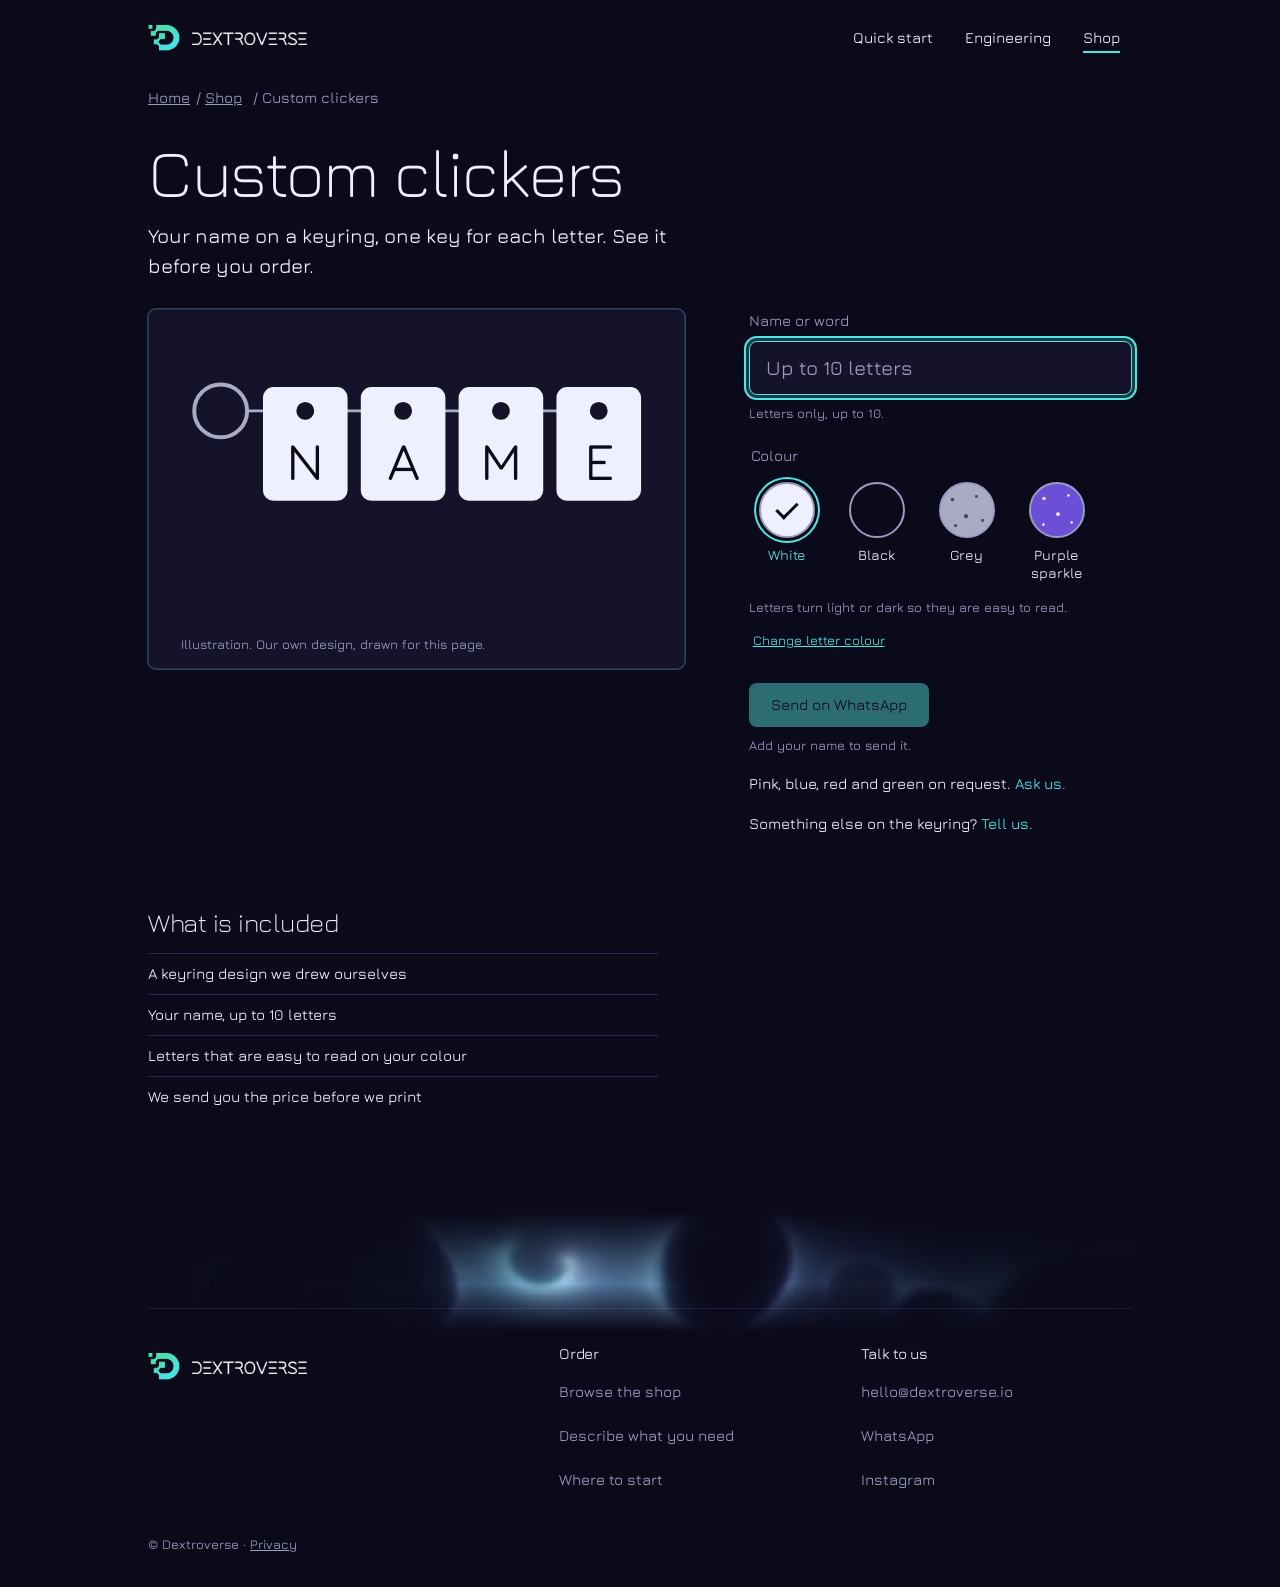
<file: clickers/index.html>
<!doctype html>
<html lang="en">
<head>
<meta charset="utf-8">
<meta name="viewport" content="width=device-width, initial-scale=1">
<title>Custom clickers | Dextroverse</title>
<meta name="description" content="Your name on a keyring, one key for each letter. Type it, pick the colours and see it before you order.">
<link rel="canonical" href="https://dextroverse.io/clickers/">
<link rel="icon" type="image/png" href="/favicon.png">
<meta property="og:type" content="website">
<meta property="og:site_name" content="Dextroverse">
<meta property="og:url" content="https://dextroverse.io/clickers/">
<meta property="og:title" content="Custom clickers | Dextroverse">
<meta property="og:description" content="Your name on a keyring, one key for each letter. Type it, pick the colours and see it before you order.">
<meta property="og:image" content="https://dextroverse.io/logo.png">
<meta name="twitter:card" content="summary">
<meta name="twitter:title" content="Custom clickers | Dextroverse">
<meta name="twitter:description" content="Your name on a keyring, one key for each letter. Type it, pick the colours and see it before you order.">
<meta name="twitter:image" content="https://dextroverse.io/logo.png">
<link rel="preload" href="/fonts/jura-light.woff2" as="font" type="font/woff2" crossorigin>
<link rel="preload" href="/fonts/jura-medium.woff2" as="font" type="font/woff2" crossorigin>
<link rel="stylesheet" href="/style.css">
</head>
<body data-alive="ring"><a class="skip" href="#main">Skip to content</a>
<header class="top" id="top">
  <a class="brand" href="/" aria-label="Dextroverse home"><img src="/brand/mark.png" alt="" width="32" height="27"><img src="/brand/wordmark-white.png" alt="Dextroverse" width="115" height="13"></a>
  <button class="motion-btn" id="motion" data-alive-pause type="button" aria-pressed="false" hidden><span class="w">Pause</span><span class="ml"> motion</span></button>
  <button class="menu-btn" type="button" aria-expanded="false" aria-controls="nav">Menu</button>
  <nav id="nav" aria-label="Main" data-open="false">
    <a href="/#casual">Quick start</a>
    <a href="/#eng">Engineering</a>
    <a href="https://app.dextroverse.io/shop" data-nav="shop">Shop</a>
  </nav>
</header>
<button class="motion-chip" id="chip" type="button" hidden aria-label="Pause motion">Pause</button>
<main id="main" class="wrap clk">
<p class="crumb"><a href="/">Home</a> / <a href="https://app.dextroverse.io/shop">Shop</a> / Custom clickers</p>
<h1>Custom clickers</h1>
<p class="lead">Your name on a keyring, one key for each letter. See it before you order.</p>
<div class="ckw" data-clicker data-c="p">
  <figure class="ckstage" data-alive-part><svg class="ck" role="img" viewBox="0 0 356 124" aria-label="Illustration of a keyring"></svg><figcaption class="cap">Illustration. Our own design, drawn for this page.</figcaption></figure>
  <div class="ckc"><label for="nmp">Name or word</label><input id="nmp" data-c-name type="text" autocomplete="off" inputmode="text" placeholder="Up to 10 letters" aria-describedby="hintp" autofocus><p class="cap" id="hintp"><span data-c-msg role="alert"></span> Letters only, up to 10.</p>
  <fieldset><legend>Colour</legend><div class="sws"><label class="swl"><input type="radio" name="keyp" value="white" checked><span class="b sw-white" aria-hidden="true"></span><span class="nm">White</span></label><label class="swl"><input type="radio" name="keyp" value="black"><span class="b sw-black" aria-hidden="true"></span><span class="nm">Black</span></label><label class="swl"><input type="radio" name="keyp" value="grey"><span class="b sw-grey" aria-hidden="true"></span><span class="nm">Grey</span></label><label class="swl"><input type="radio" name="keyp" value="purple"><span class="b sw-purple" aria-hidden="true"></span><span class="nm">Purple sparkle</span></label></div><p class="cap" data-c-special hidden>Special colour: we confirm it with you.</p></fieldset>
  <p class="cap lt">Letters turn light or dark so they are easy to read. <button class="lk" type="button" data-c-lbtn aria-expanded="false" aria-controls="lopts" hidden>Change letter colour</button></p>
  <div class="opts lopts" id="lopts" role="radiogroup" aria-label="Letter colour" data-c-lopts hidden></div>
  <p class="sr" role="status" data-c-live></p>
  <a class="btn go" href="https://wa.me/971504556912?text=Hello%2C%20I%20would%20like%20a%20custom%20clicker." data-wa-clicker aria-describedby="cn">Send on WhatsApp</a><p class="cap" id="cn" data-wa-note>Opens WhatsApp with a message to start your clicker.</p>
  <p class="other">Pink, blue, red and green on request. <a data-alive="link" href="https://wa.me/971504556912?text=Hello%2C%20I%20would%20like%20a%20custom%20clicker%20in%20another%20colour.">Ask us.</a></p>
  <p class="other">Something else on the keyring? <a data-alive="link" href="mailto:hello@dextroverse.io">Tell us.</a></p></div></div>
<section class="incl" aria-labelledby="ih"><h2 id="ih">What is included</h2>
<ul><li>A keyring design we drew ourselves</li><li>Your name, up to 10 letters</li><li>Letters that are easy to read on your colour</li><li>We send you the price before we print</li></ul>
</section>
</main>
<script src="/js/nav.js"></script><script src="/js/clicker.js"></script><script src="/js/alive.js" defer></script>
<footer class="foot">
  <div class="foot-band" aria-hidden="true"><div class="lat"><img src="/media/lat/gyroid-s2.webp" alt="" width="1280" height="720" loading="lazy"></div></div>
  <div class="foot-grid">
    <div><a class="brand" href="/"><img src="/brand/mark.png" alt="" width="32" height="27"><img src="/brand/wordmark-white.png" alt="Dextroverse" width="115" height="13"></a></div>
    <nav aria-label="Footer"><h2>Order</h2><a href="https://app.dextroverse.io/shop">Browse the shop</a><a href="https://app.dextroverse.io/try">Describe what you need</a><a href="/#how">Where to start</a></nav>
    <nav aria-label="Contact"><h2>Talk to us</h2><a href="mailto:hello@dextroverse.io">hello@dextroverse.io</a><a href="https://wa.me/971504556912?text=Hello%2C%20I%20would%20like%20to%20ask%20about%20a%20part.">WhatsApp</a><a href="https://instagram.com/dextroverse3d">Instagram</a></nav>
  </div>
  <p class="legal">&copy; Dextroverse &middot; <a href="/privacy/">Privacy</a></p>
</footer>
<!-- Cloudflare Web Analytics --><script defer src='https://static.cloudflareinsights.com/beacon.min.js' data-cf-beacon='{"token": "39279fbf3c28419c92095501a5f7bce7"}'></script><!-- End Cloudflare Web Analytics -->
</body></html>
</file>
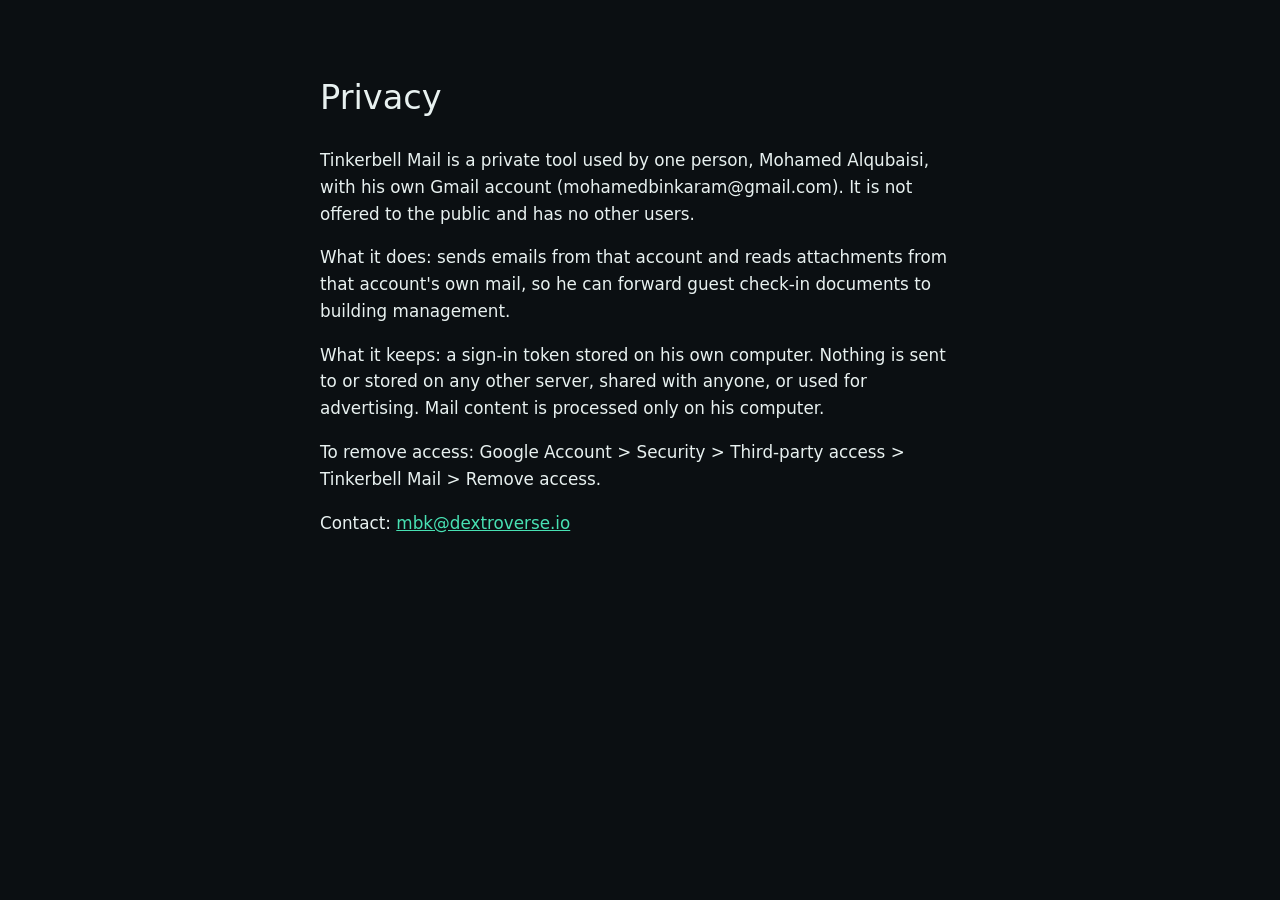
<file: privacy/index.html>
<!doctype html>
<html lang="en">
<head>
<meta charset="utf-8">
<meta name="viewport" content="width=device-width, initial-scale=1">
<title>Privacy: Tinkerbell Mail | Dextroverse</title>
<link rel="canonical" href="https://dextroverse.io/privacy">
<link rel="icon" type="image/png" href="/favicon.png">
<style>
body{margin:0;background:#0b0f12;color:#e8f1f0;font:300 1.05rem/1.6 system-ui,-apple-system,sans-serif}
main{max-width:640px;margin:0 auto;padding:48px 16px}
h1{font-weight:500}
a{color:#48E1B3}
</style>
</head>
<body>
<main>
<h1>Privacy</h1>
<p>Tinkerbell Mail is a private tool used by one person, Mohamed Alqubaisi, with his own Gmail account (mohamedbinkaram@gmail.com). It is not offered to the public and has no other users.</p>
<p>What it does: sends emails from that account and reads attachments from that account's own mail, so he can forward guest check-in documents to building management.</p>
<p>What it keeps: a sign-in token stored on his own computer. Nothing is sent to or stored on any other server, shared with anyone, or used for advertising. Mail content is processed only on his computer.</p>
<p>To remove access: Google Account &gt; Security &gt; Third-party access &gt; Tinkerbell Mail &gt; Remove access.</p>
<p>Contact: <a href="mailto:mbk@dextroverse.io">mbk@dextroverse.io</a></p>
</main>
</body>
</html>
</file>
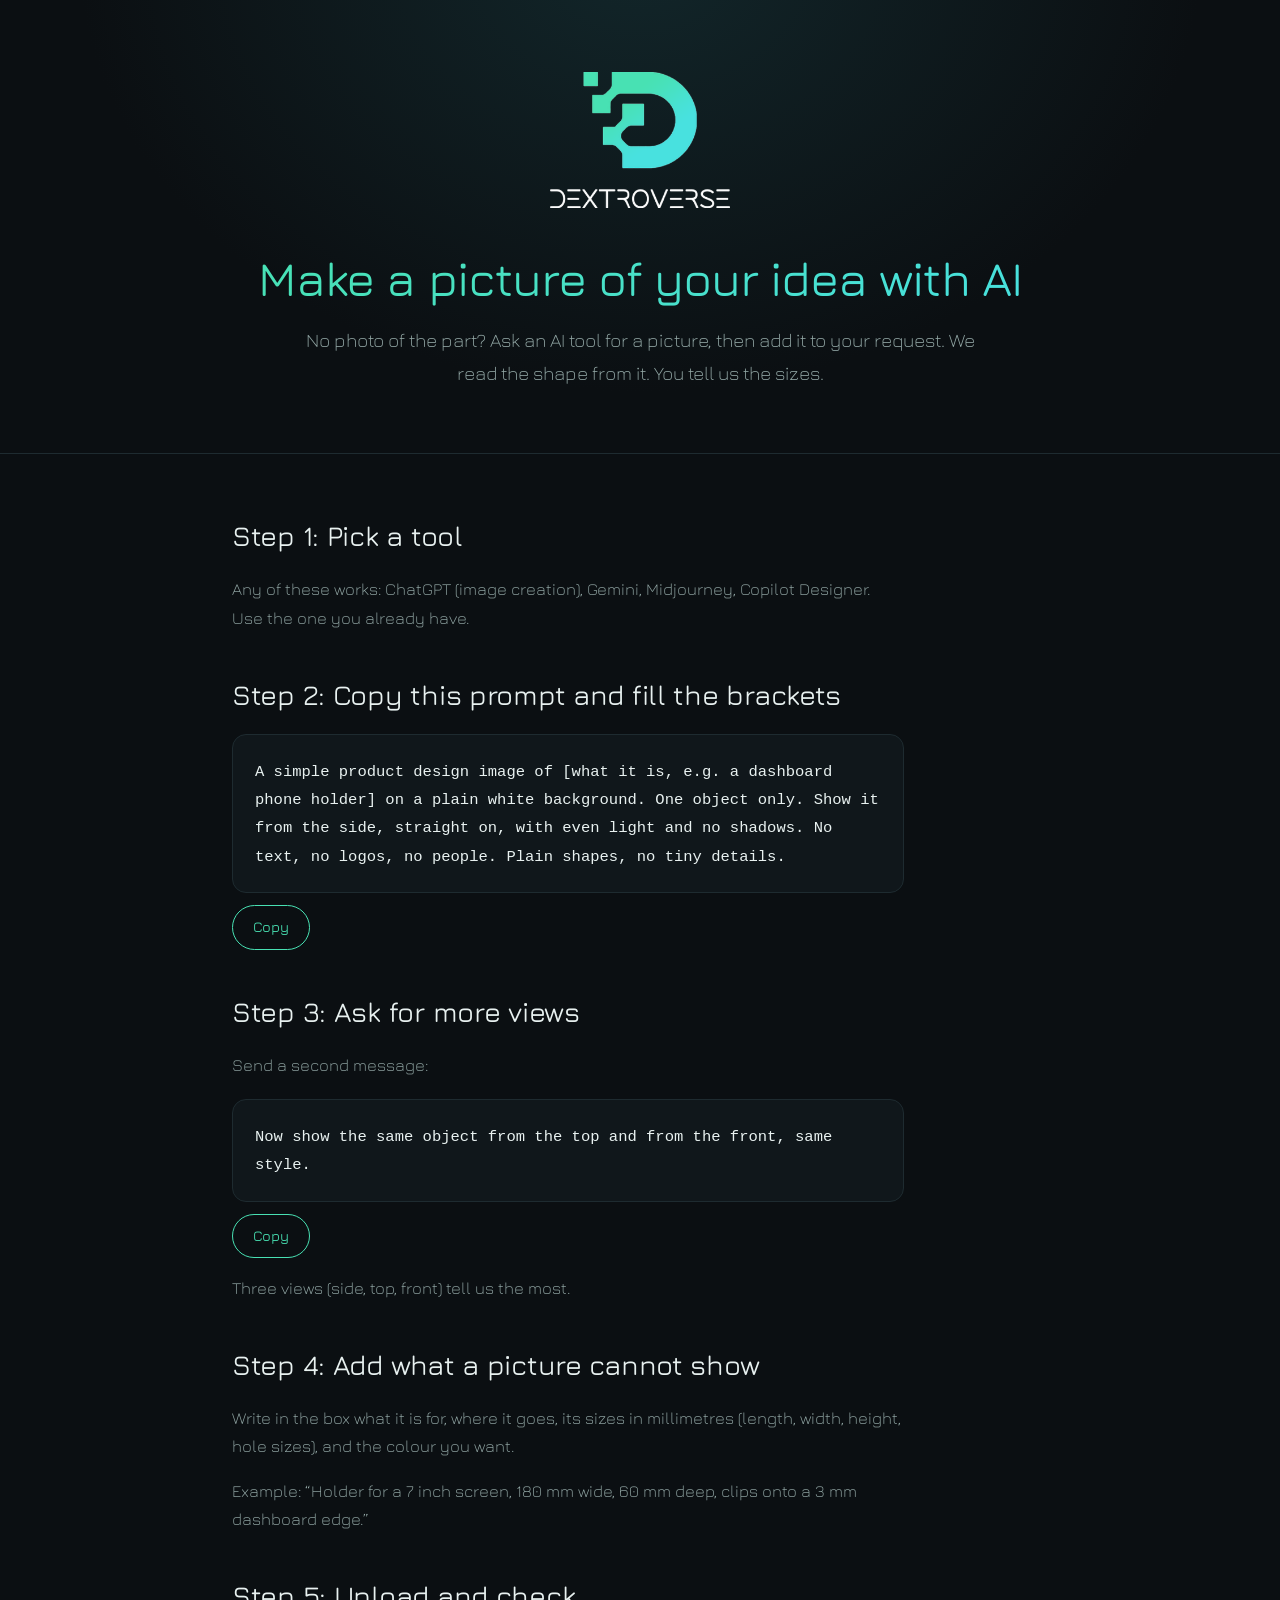
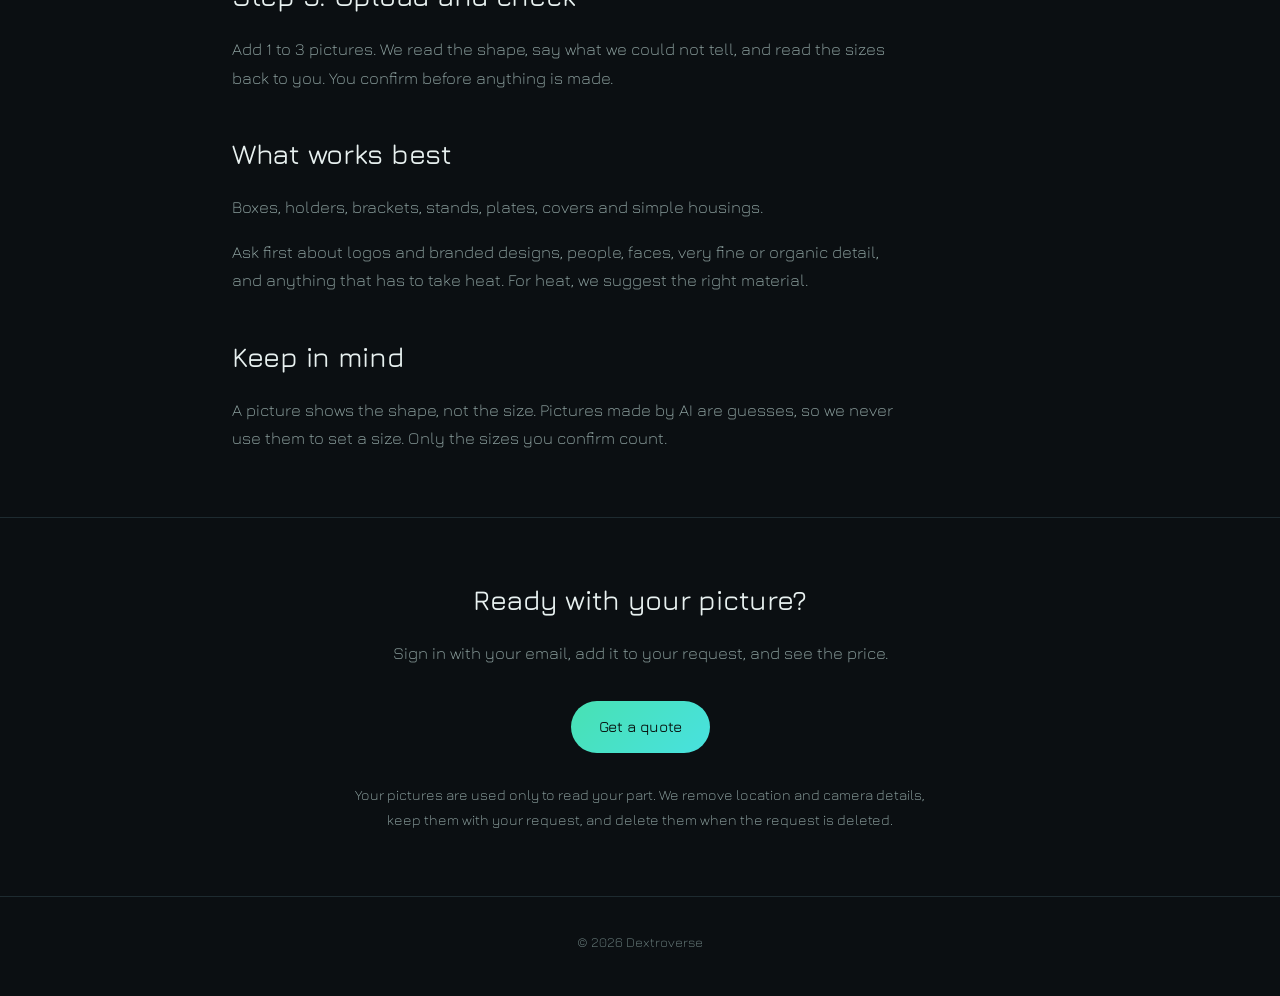
<file: make-a-picture.html>
<!doctype html>
<html lang="en">
<head>
  <meta charset="utf-8">
  <meta name="viewport" content="width=device-width, initial-scale=1">
  <title>Make a picture of your idea with AI — Dextroverse</title>
  <meta name="description" content="No photo of the part? Ask an AI tool for a picture, then add it to your request. We read the shape from it. You tell us the sizes.">
  <link rel="canonical" href="https://dextroverse.io/make-a-picture">
  <link rel="icon" type="image/png" href="favicon.png">
  <meta property="og:type" content="website">
  <meta property="og:url" content="https://dextroverse.io/make-a-picture">
  <meta property="og:title" content="Make a picture of your idea with AI — Dextroverse">
  <meta property="og:description" content="No photo of the part? Ask an AI tool for a picture, then add it to your request. We read the shape from it. You tell us the sizes.">
  <meta property="og:image" content="https://dextroverse.io/logo.png">
  <meta name="twitter:card" content="summary_large_image">
  <style>
    /* Jura (Light, Medium), self-hosted; licence in fonts/Jura-OFL.txt. */
    @font-face { font-family: Jura; font-style: normal; font-weight: 300; font-display: swap;
                 src: url(fonts/jura-light.woff2) format("woff2"); }
    @font-face { font-family: Jura; font-style: normal; font-weight: 500; font-display: swap;
                 src: url(fonts/jura-medium.woff2) format("woff2"); }
    :root {
      --bg: #0b0f12;
      --panel: #10171b;
      --line: #1e2b30;
      --text: #e8f1f0;
      --muted: #94a9a7;
      --dim: #6d8180;
      --g1: #48E1B3;
      --g2: #48E1DF;
      --maxw: 860px;
    }

    *, *::before, *::after { box-sizing: border-box; }
    html { scroll-behavior: smooth; }
    body, h1, h2, h3, p, ol, ul, li, figure { margin: 0; padding: 0; }
    ol, ul { list-style: none; }

    body {
      font-family: Jura, system-ui, -apple-system, sans-serif;
      font-weight: 300;
      font-synthesis: none;
      font-size: 1.05rem;
      line-height: 1.7;
      color: var(--text);
      background: var(--bg);
      -webkit-font-smoothing: antialiased;
    }

    .wrap { width: 100%; max-width: var(--maxw); margin: 0 auto; padding: 0 22px; }

    a { color: var(--g1); text-decoration-thickness: 1px; text-underline-offset: 3px; }
    a:focus-visible, .btn:focus-visible {
      outline: 2px solid var(--g2);
      outline-offset: 3px;
      border-radius: 4px;
    }

    .gradient {
      background: linear-gradient(135deg, var(--g1), var(--g2));
      -webkit-background-clip: text;
      background-clip: text;
      color: transparent;
    }

    /* ---------- hero ---------- */
    header.hero {
      padding: 72px 0 64px;
      text-align: center;
      background: radial-gradient(ellipse at 50% -10%, #12262a 0%, var(--bg) 62%);
      border-bottom: 1px solid var(--line);
    }
    .hero img { width: 180px; height: auto; margin-bottom: 36px; }
    h1 {
      font-weight: 600;
      font-size: clamp(1.9rem, 5.4vw, 3rem);
      line-height: 1.12;
      letter-spacing: -0.02em;
      margin-bottom: 18px;
    }
    .lede {
      max-width: 36em;
      margin: 0 auto;
      font-size: clamp(1.05rem, 2.4vw, 1.2rem);
      color: var(--muted);
    }
    .btn {
      display: inline-block;
      margin-top: 34px;
      padding: 13px 28px;
      font-size: .95rem;
      font-weight: 500;
      color: #07100d;
      text-decoration: none;
      background: linear-gradient(135deg, var(--g1), var(--g2));
      border-radius: 999px;
    }
    .btn:hover { filter: brightness(1.08); }

    /* ---------- sections ---------- */
    section { padding: 64px 0; border-bottom: 1px solid var(--line); }
    h2 {
      font-weight: 500;
      font-size: clamp(1.35rem, 3.4vw, 1.75rem);
      letter-spacing: -0.01em;
      line-height: 1.25;
      margin-bottom: 22px;
    }
    section > .wrap > p { max-width: 40em; color: var(--muted); }
    section > .wrap > p + p { margin-top: 16px; }

    /* ---------- steps ---------- */
    .steps { margin-top: 34px; counter-reset: step; }
    .steps li {
      position: relative;
      counter-increment: step;
      padding: 18px 0 18px 58px;
      border-top: 1px solid var(--line);
    }
    .steps li:last-child { border-bottom: 1px solid var(--line); }
    .steps li::before {
      content: counter(step);
      position: absolute;
      left: 0;
      top: 20px;
      width: 34px;
      height: 34px;
      display: grid;
      place-items: center;
      font-size: .82rem;
      font-weight: 500;
      color: var(--g1);
      border: 1px solid var(--line);
      border-radius: 50%;
      background: var(--panel);
    }
    .steps h3, .steps p { max-width: 40em; }
    .steps h3 {
      font-size: 1.02rem;
      font-weight: 500;
      color: var(--text);
      line-height: 1.45;
    }
    .steps p { margin-top: 5px; font-size: .97rem; color: var(--muted); }

    /* ---------- cards ---------- */
    .cards {
      margin-top: 32px;
      display: grid;
      gap: 18px;
      grid-template-columns: repeat(auto-fit, minmax(270px, 1fr));
    }
    .card {
      padding: 26px;
      background: var(--panel);
      border: 1px solid var(--line);
      border-radius: 14px;
    }
    .card h3 {
      font-size: 1.02rem;
      font-weight: 500;
      line-height: 1.45;
      margin-bottom: 10px;
    }
    .card p { font-size: .97rem; color: var(--muted); }

    /* ---------- status + contact ---------- */
    .status {
      display: inline-block;
      padding: 7px 16px;
      font-size: .74rem;
      font-weight: 400;
      letter-spacing: .16em;
      text-transform: uppercase;
      color: var(--g1);
      border: 1px solid var(--g1);
      border-radius: 999px;
    }
    #contact { text-align: center; border-bottom: none; }
    #contact .wrap > p { margin-left: auto; margin-right: auto; }
    .note { margin-top: 30px; font-size: .9rem; color: var(--dim); }

    footer {
      padding: 34px 0 48px;
      font-size: .85rem;
      color: var(--dim);
      text-align: center;
      border-top: 1px solid var(--line);
    }

    @media (max-width: 560px) {
      .steps li { padding-left: 44px; }
      .steps li::before { width: 28px; height: 28px; top: 21px; font-size: .76rem; }
      section { padding: 52px 0; }
      .card { padding: 22px; }
    }

    @media (prefers-reduced-motion: reduce) {
      html { scroll-behavior: auto; }
    }

    /* ---------- make-a-picture ---------- */
    .guide h2 { margin-top: 44px; }
    .guide h2:first-child { margin-top: 0; }
    .guide p { max-width: 40em; color: var(--muted); }
    .guide p + p { margin-top: 14px; }
    .promptbox { position: relative; margin: 20px 0 0; max-width: 40em; }
    .promptbox pre {
      margin: 0; padding: 22px; white-space: pre-wrap; overflow-wrap: anywhere;
      font: inherit; font-size: .97rem; color: var(--text);
      background: var(--panel); border: 1px solid var(--line); border-radius: 14px;
    }
    .copy {
      display: none; margin-top: 12px; padding: 9px 20px; font: inherit; font-size: .9rem; font-weight: 500;
      color: var(--g1); background: transparent; border: 1px solid var(--g1); border-radius: 999px; cursor: pointer;
    }
    .copy:hover { background: var(--panel); }
    .copy:focus-visible { outline: 2px solid var(--g2); outline-offset: 3px; }
    .js .copy { display: inline-block; }
    .fine { margin-top: 30px; font-size: .9rem; color: var(--dim); max-width: 40em; }
    #contact .fine { margin-left: auto; margin-right: auto; }
  </style>

</head>
<body>
  <header class="hero">
    <div class="wrap">
      <a href="/" aria-label="Dextroverse home"><img src="logo.png" alt="Dextroverse" width="180"></a>
      <h1 class="gradient">Make a picture of your idea with AI</h1>
      <p class="lede">No photo of the part? Ask an AI tool for a picture, then add it to your request. We read the shape from it. You tell us the sizes.</p>
    </div>
  </header>

  <main>
    <section class="guide">
      <div class="wrap">
        <h2>Step 1: Pick a tool</h2>
        <p>Any of these works: ChatGPT (image creation), Gemini, Midjourney, Copilot Designer. Use the one you already have.</p>

        <h2>Step 2: Copy this prompt and fill the brackets</h2>
        <div class="promptbox">
          <pre><code id="prompt">A simple product design image of [what it is, e.g. a dashboard phone holder] on a plain white background. One object only. Show it from the side, straight on, with even light and no shadows. No text, no logos, no people. Plain shapes, no tiny details.</code></pre>
          <button class="copy" type="button" data-copy="prompt">Copy</button>
        </div>

        <h2>Step 3: Ask for more views</h2>
        <p>Send a second message:</p>
        <div class="promptbox">
          <pre><code id="views">Now show the same object from the top and from the front, same style.</code></pre>
          <button class="copy" type="button" data-copy="views">Copy</button>
        </div>
        <p style="margin-top:16px">Three views (side, top, front) tell us the most.</p>

        <h2>Step 4: Add what a picture cannot show</h2>
        <p>Write in the box what it is for, where it goes, its sizes in millimetres (length, width, height, hole sizes), and the colour you want.</p>
        <p>Example: “Holder for a 7 inch screen, 180 mm wide, 60 mm deep, clips onto a 3 mm dashboard edge.”</p>

        <h2>Step 5: Upload and check</h2>
        <p>Add 1 to 3 pictures. We read the shape, say what we could not tell, and read the sizes back to you. You confirm before anything is made.</p>

        <h2>What works best</h2>
        <p>Boxes, holders, brackets, stands, plates, covers and simple housings.</p>
        <p>Ask first about logos and branded designs, people, faces, very fine or organic detail, and anything that has to take heat. For heat, we suggest the right material.</p>

        <h2>Keep in mind</h2>
        <p>A picture shows the shape, not the size. Pictures made by AI are guesses, so we never use them to set a size. Only the sizes you confirm count.</p>
      </div>
    </section>

    <section id="contact">
      <div class="wrap">
        <h2>Ready with your picture?</h2>
        <p>Sign in with your email, add it to your request, and see the price.</p>
        <a class="btn" href="https://app.dextroverse.io">Get a quote</a>
        <p class="fine">Your pictures are used only to read your part. We remove location and camera details, keep them with your request, and delete them when the request is deleted.</p>
      </div>
    </section>
  </main>

  <footer>
    <div class="wrap">&copy; 2026 Dextroverse</div>
  </footer>

  <script>
    document.documentElement.classList.add('js');
    document.querySelectorAll('.copy').forEach(function (b) {
      b.addEventListener('click', function () {
        var t = document.getElementById(b.dataset.copy).textContent;
        function done() { b.textContent = 'Copied'; setTimeout(function () { b.textContent = 'Copy'; }, 2000); }
        if (navigator.clipboard && navigator.clipboard.writeText) {
          navigator.clipboard.writeText(t).then(done, function () { select(); });
        } else { select(); }
        function select() {
          var r = document.createRange(); r.selectNodeContents(document.getElementById(b.dataset.copy));
          var s = getSelection(); s.removeAllRanges(); s.addRange(r);
        }
      });
    });
  </script>
</body>
</html>
</file>
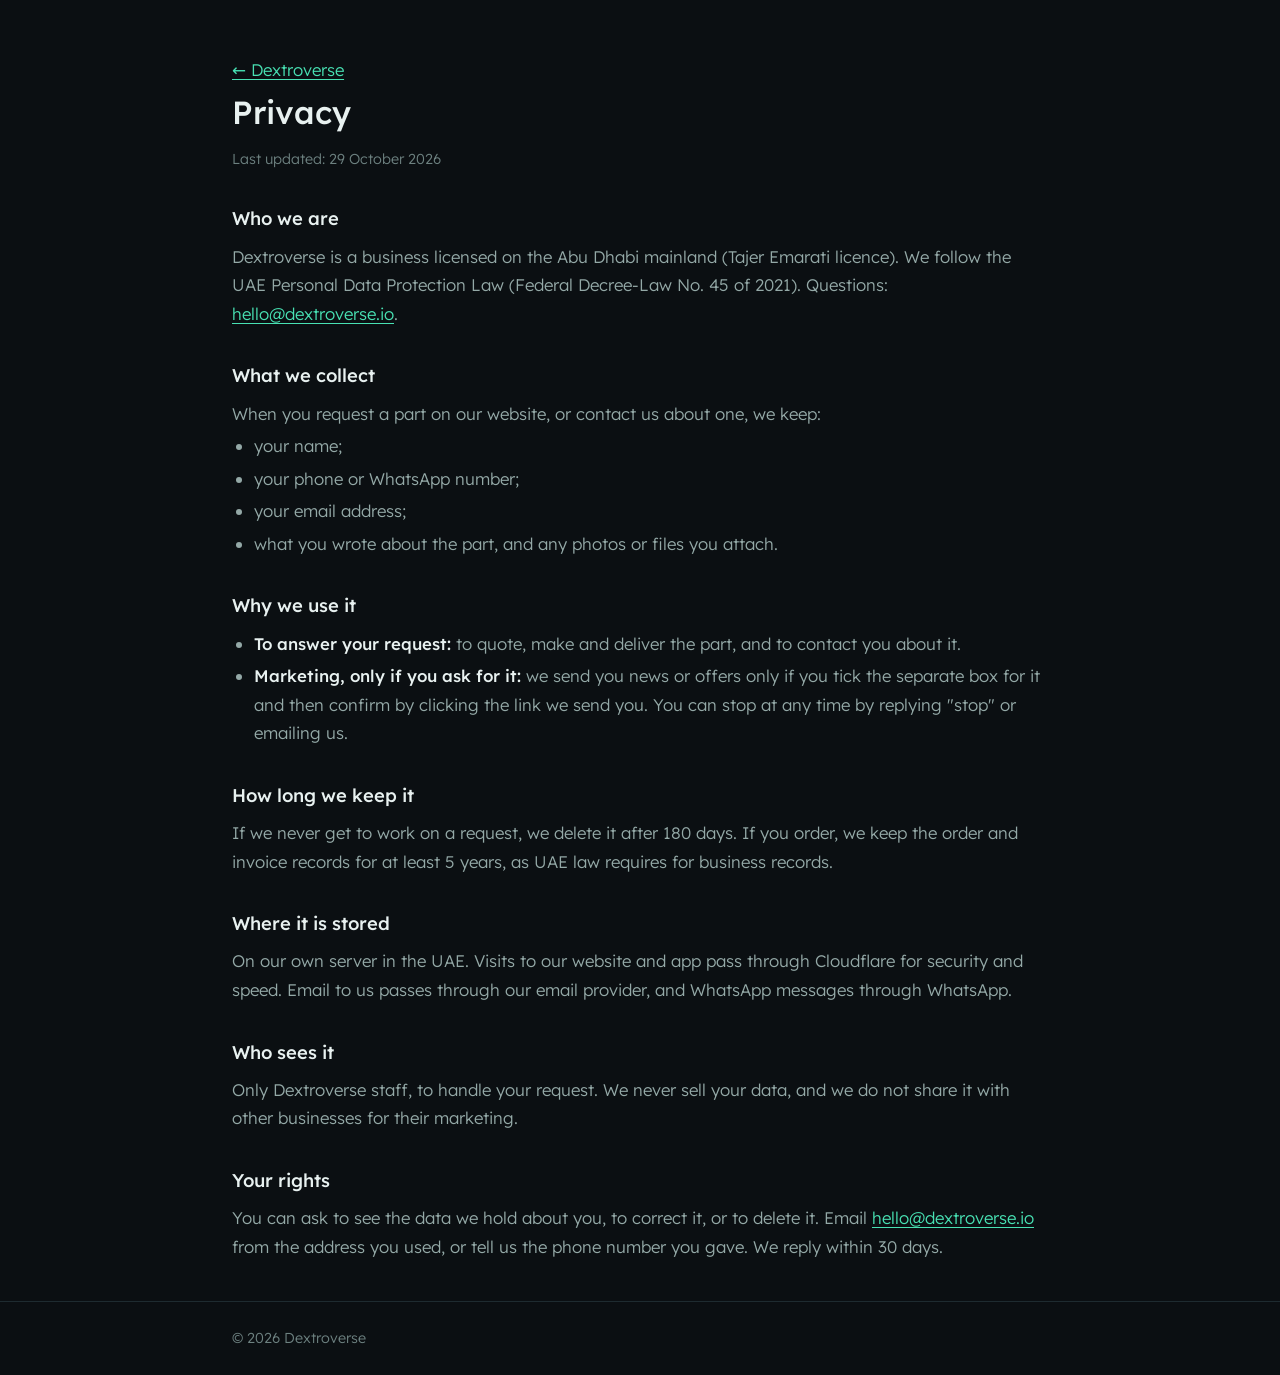
<file: privacy.html>
<!doctype html>
<html lang="en">
<head>
  <meta charset="utf-8">
  <meta name="viewport" content="width=device-width, initial-scale=1">
  <title>Privacy — Dextroverse</title>
  <meta name="description" content="What Dextroverse collects when you request a part, why, how long we keep it, and how to see or delete it.">
  <link rel="canonical" href="https://dextroverse.io/privacy.html">
  <link rel="icon" type="image/png" href="favicon.png">
  <link rel="preconnect" href="https://fonts.googleapis.com">
  <link rel="preconnect" href="https://fonts.gstatic.com" crossorigin>
  <link href="https://fonts.googleapis.com/css2?family=Lexend:wght@300;400;500;600&display=swap" rel="stylesheet">
  <style>
    :root {
      --bg: #0b0f12;
      --panel: #10171b;
      --line: #1e2b30;
      --text: #e8f1f0;
      --muted: #94a9a7;
      --dim: #6d8180;
      --g1: #48E1B3;
      --g2: #48E1DF;
      --maxw: 860px;
    }

    *, *::before, *::after { box-sizing: border-box; }
    html { scroll-behavior: smooth; }
    body, h1, h2, h3, p, ol, ul, li, figure { margin: 0; padding: 0; }
    ol, ul { list-style: none; }

    body {
      font-family: Lexend, system-ui, -apple-system, sans-serif;
      font-weight: 300;
      font-size: 1.05rem;
      line-height: 1.7;
      color: var(--text);
      background: var(--bg);
      -webkit-font-smoothing: antialiased;
    }

    .wrap { width: 100%; max-width: var(--maxw); margin: 0 auto; padding: 0 22px; }

    a { color: var(--g1); text-decoration-thickness: 1px; text-underline-offset: 3px; }
    a:focus-visible, .btn:focus-visible {
      outline: 2px solid var(--g2);
      outline-offset: 3px;
      border-radius: 4px;
    }

    main { padding: 56px 0 40px; }
    h1 { font-size: 2rem; font-weight: 500; margin-bottom: 8px; }
    h2 { font-size: 1.15rem; font-weight: 500; margin: 32px 0 8px; }
    p, li { color: var(--muted); }
    ul { list-style: disc; padding-left: 1.3em; }
    li { margin: 4px 0; }
    .updated { color: var(--dim); font-size: .9rem; }
    strong { color: var(--text); font-weight: 500; }
    footer { border-top: 1px solid var(--line); padding: 24px 0; color: var(--dim); font-size: .9rem; }
  </style>
</head>
<body>
  <main>
    <div class="wrap">
      <p><a href="/">&larr; Dextroverse</a></p>
      <h1>Privacy</h1>
      <p class="updated">Last updated: 29 October 2026</p>

      <h2>Who we are</h2>
      <p>Dextroverse is a business licensed on the Abu Dhabi mainland (Tajer Emarati licence). We follow the UAE Personal Data Protection Law (Federal Decree-Law No. 45 of 2021). Questions: <a href="mailto:hello@dextroverse.io">hello@dextroverse.io</a>.</p>

      <h2>What we collect</h2>
      <p>When you request a part on our website, or contact us about one, we keep:</p>
      <ul>
        <li>your name;</li>
        <li>your phone or WhatsApp number;</li>
        <li>your email address;</li>
        <li>what you wrote about the part, and any photos or files you attach.</li>
      </ul>

      <h2>Why we use it</h2>
      <ul>
        <li><strong>To answer your request:</strong> to quote, make and deliver the part, and to contact you about it.</li>
        <li><strong>Marketing, only if you ask for it:</strong> we send you news or offers only if you tick the separate box for it and then confirm by clicking the link we send you. You can stop at any time by replying "stop" or emailing us.</li>
      </ul>

      <h2>How long we keep it</h2>
      <p>If we never get to work on a request, we delete it after 180 days. If you order, we keep the order and invoice records for at least 5 years, as UAE law requires for business records.</p>

      <h2>Where it is stored</h2>
      <p>On our own server in the UAE. Visits to our website and app pass through Cloudflare for security and speed. Email to us passes through our email provider, and WhatsApp messages through WhatsApp.</p>

      <h2>Who sees it</h2>
      <p>Only Dextroverse staff, to handle your request. We never sell your data, and we do not share it with other businesses for their marketing.</p>

      <h2>Your rights</h2>
      <p>You can ask to see the data we hold about you, to correct it, or to delete it. Email <a href="mailto:hello@dextroverse.io">hello@dextroverse.io</a> from the address you used, or tell us the phone number you gave. We reply within 30 days.</p>
    </div>
  </main>
  <footer>
    <div class="wrap">&copy; 2026 Dextroverse</div>
  </footer>
</body>
</html>
</file>
<file: style.css>
@font-face{font-family:Jura;font-weight:300;font-display:swap;src:url(/fonts/jura-light.woff2) format("woff2")}
@font-face{font-family:Jura;font-weight:500;font-display:swap;src:url(/fonts/jura-medium.woff2) format("woff2")}
:root{--bg:#0b0a1b;--text:#eef0ff;--accent:#53e6e0;--accent-2:#8b6cff;--ink:#0b0a1b;--panel:#14132a;--dim:#9a9cc0;--line:#2a2850;--tint:rgba(83,230,224,.10)}
*{box-sizing:border-box;margin:0}
html{-webkit-text-size-adjust:100%}
body{background:var(--bg);color:var(--text);font:500 15px/1.55 Jura,ui-sans-serif,system-ui,sans-serif;font-synthesis:none;-webkit-font-smoothing:antialiased}
img{display:block;max-width:100%;height:auto}
a{color:inherit}
:focus-visible{outline:2px solid var(--accent);outline-offset:3px;border-radius:4px}
.skip{position:absolute;left:-999px}.skip:focus{left:12px;top:12px;background:var(--accent);color:var(--ink);padding:8px 12px;z-index:99}
@media (prefers-reduced-motion:reduce){*,*::before,*::after{animation:none!important;transition:none!important;scroll-behavior:auto!important}}
/* alive.css - pairs with alive.js. Tokens fall back to the Midnight/Lumen brand. Without JS only
   the static parts apply (focus ring, link underline, lift, loader). Motion lives behind
   html.alive-on (set by JS, off for prefers-reduced-motion) and is cut by html.alive-paused. */
:root {
  --alive-accent: var(--accent, #53e6e0);
  --alive-accent-2: var(--accent-2, #8b6cff);
  --alive-ease: cubic-bezier(.2, .7, .2, 1);
}

/* (10) designed focus ring: 2px lumen, 13:1 on midnight; add data-alive="ring" to body or any region */
[data-alive~="ring"] :focus-visible, [data-alive~="ring"]:focus-visible {
  outline: 2px solid var(--alive-accent); outline-offset: 3px; border-radius: 4px;
  box-shadow: 0 0 0 5px color-mix(in srgb, var(--alive-accent) 22%, transparent);
}
[data-alive~="ring"] :focus:not(:focus-visible) { outline: 0; }

/* (4) links that draw their underline */
[data-alive~="link"] { position: relative; text-decoration: none; }
[data-alive~="link"]::after {
  content: ""; position: absolute; left: 0; right: 0; bottom: -.12em; height: 1px;
  background: currentColor; transform: scaleX(.0001); transform-origin: left;
}
[data-alive~="link"]:is(:hover, :focus-visible)::after { transform: scaleX(1); }
html.alive-on:not(.alive-paused) [data-alive~="link"]::after { transition: transform .45s var(--alive-ease); }
html.alive-on:not(.alive-paused) [data-alive~="link"]:not(:hover, :focus-visible)::after { transform-origin: right; }

/* (7) price / certificate lift */
[data-alive~="lift"] { position: relative; }
[data-alive~="lift"]::before {
  content: ""; position: absolute; inset: -1px; border-radius: inherit; pointer-events: none; opacity: 0;
  box-shadow: 0 14px 34px -14px color-mix(in srgb, var(--alive-accent) 55%, transparent), 0 0 0 1px color-mix(in srgb, var(--alive-accent) 35%, transparent);
}
html.alive-on:not(.alive-paused) [data-alive~="lift"] { transition: translate .5s var(--alive-ease); }
html.alive-on:not(.alive-paused) [data-alive~="lift"]::before { transition: opacity .5s var(--alive-ease); }
html.alive-on:not(.alive-paused) [data-alive~="lift"]:is(:hover, :focus-within) { translate: 0 -3px; }
[data-alive~="lift"]:is(:hover, :focus-within)::before { opacity: 1; }
html.alive-paused [data-alive~="lift"], html:not(.alive-on) [data-alive~="lift"] { transition: none; }

/* (2) magnetic button: JS sets translate, class .alive-near draws the glow edge */
[data-alive~="magnetic"] { position: relative; }
[data-alive~="magnetic"]::after {
  content: ""; position: absolute; inset: -1px; border-radius: inherit; pointer-events: none; opacity: 0;
  border: 1px solid var(--alive-accent); box-shadow: 0 0 22px -4px var(--alive-accent);
}
html.alive-on:not(.alive-paused) [data-alive~="magnetic"]::after { transition: opacity .35s var(--alive-ease); }
html.alive-on [data-alive~="magnetic"].alive-near::after { opacity: .75; }

/* (3) tilt card + sheen: the sheen layer clips itself, the card keeps overflow */
[data-alive~="tilt"] { position: relative; will-change: auto; }
.alive-sheen { position: absolute; inset: 0; overflow: hidden; border-radius: inherit; pointer-events: none; }
.alive-sheen > i {
  position: absolute; left: 0; top: 0; width: 420px; height: 420px; margin: -210px 0 0 -210px; opacity: 0;
  background: radial-gradient(closest-side, rgba(238, 240, 255, .10), rgba(83, 230, 224, .03) 55%, transparent);
}

/* (1) backdrop parallax + light follow. Make the media bigger than the frame with .alive-bleed. */
[data-alive~="backdrop"] { position: relative; overflow: hidden; }
.alive-bleed { position: absolute; inset: -4%; width: 108%; height: 108%; object-fit: cover; }
.alive-light {
  position: absolute; left: 0; top: 0; width: 640px; height: 640px; margin: -320px 0 0 -320px; opacity: 0; pointer-events: none; z-index: 0;
  background: radial-gradient(closest-side, color-mix(in srgb, var(--alive-accent) 15%, transparent), color-mix(in srgb, var(--alive-accent-2) 7%, transparent) 55%, transparent);
  mix-blend-mode: screen;
}

/* (5) hero cursor halo: extra ring, system cursor untouched */
.alive-halo {
  position: fixed; left: 0; top: 0; z-index: 60; width: 38px; height: 38px; margin: -19px 0 0 -19px; opacity: 0; pointer-events: none;
  border: 1px solid color-mix(in srgb, var(--alive-accent) 70%, transparent); border-radius: 50%;
  box-shadow: 0 0 12px -6px var(--alive-accent);
}

/* (6) shop card still layer: lattice shows through; JS drives it on touch */
[data-alive~="card"] { position: relative; }
[data-alive-still] { position: absolute; inset: 0; opacity: 0; pointer-events: none; }
html.alive-on:not(.alive-paused) [data-alive-still] { transition: opacity .6s var(--alive-ease); }
@media (hover: hover) {
  html.alive-on [data-alive~="card"]:is(:hover, :focus-within) [data-alive-still] { opacity: .55; }
}

/* (8) scroll reveal + (2-layer) depth: hidden state only exists while motion runs */
html.alive-on:not(.alive-paused) [data-alive~="reveal"]:not(.alive-in) { opacity: 0; translate: 0 14px; }
html.alive-on:not(.alive-paused) [data-alive~="reveal"] {
  transition: opacity .9s var(--alive-ease) var(--d, 0s), translate .9s var(--alive-ease) var(--d, 0s);
}
[data-alive~="depth"] [data-depth] { will-change: auto; }

/* (9) swap: stacked variants, one visible. Poster always there, video fades in once it plays. */
[data-alive~="swap"] { position: relative; overflow: hidden; }
[data-alive~="swap"] > [data-variant] { position: absolute; inset: 0; opacity: 0; pointer-events: none; }
[data-alive~="swap"] > [data-variant].alive-show { opacity: 1; }
html.alive-on:not(.alive-paused) [data-alive~="swap"] > [data-variant] { transition: opacity 1.1s var(--alive-ease); }
[data-variant] > video { position: absolute; inset: 0; width: 100%; height: 100%; object-fit: cover; opacity: 0; }
[data-variant].alive-ready > video { opacity: 1; transition: opacity .8s; }
[data-variant] > img { position: absolute; inset: 0; width: 100%; height: 100%; object-fit: cover; }

/* pause control: a real button, 44px target */
.alive-pause, [data-alive-pause] { min-width: 44px; min-height: 44px; }
.alive-pause {
  position: fixed; left: 12px; bottom: 12px; z-index: 70; padding: 0 14px; font: inherit; font-size: .8rem; cursor: pointer;
  color: var(--text, #eef0ff); background: var(--panel, #14132a); border: 1px solid var(--line, #2a2850); border-radius: 22px;
}
.alive-pause::before { content: "\2016"; margin-right: .6em; color: var(--alive-accent); }
.alive-pause[aria-pressed="true"]::before { content: "\25B8"; }
@media (prefers-reduced-motion: reduce) { .alive-pause[data-auto] { display: none; } }

/* (11) loading + empty state, CSS only. Three lattice nodes breathing; static when motion is off. */
.alive-loader { display: inline-flex; gap: 6px; align-items: center; height: 24px; }
.alive-loader > i { width: 7px; height: 7px; border-radius: 50%; background: var(--alive-accent); opacity: .5; }
@media (prefers-reduced-motion: no-preference) {
  html:not(.alive-paused) .alive-loader > i { animation: alive-breathe 1.4s ease-in-out infinite; }
  html:not(.alive-paused) .alive-loader > i:nth-child(2) { animation-delay: .18s; }
  html:not(.alive-paused) .alive-loader > i:nth-child(3) { animation-delay: .36s; }
  html:not(.alive-paused) .alive-empty > svg .alive-draw { animation: alive-draw 3.2s var(--alive-ease) infinite alternate; }
}
@keyframes alive-breathe { 0%, 100% { transform: scale(.7); opacity: .35; } 50% { transform: scale(1.25); opacity: 1; } }
@keyframes alive-draw { from { stroke-dashoffset: 1; } to { stroke-dashoffset: 0; } }
.alive-empty > svg .alive-draw { stroke-dasharray: 1; stroke-dashoffset: 0; }

/* clear zone: an aria-hidden overlay inside a backdrop container, centred on the part. The backdrop
   keeps about 1 - --alive-clear (default 32%) at the centre and fades to untouched at the edge.
   Tune: --cx / --cy (centre), --rx / --ry (radius), --alive-clear (0..1), --alive-bg (page colour). */
.alive-clearzone {
  position: absolute; inset: 0; z-index: 1; pointer-events: none;
  background: radial-gradient(ellipse var(--rx, 28%) var(--ry, 42%) at var(--cx, 50%) var(--cy, 50%),
    color-mix(in srgb, var(--alive-bg, #0b0a1b) calc(var(--alive-clear, .68) * 100%), transparent) 0%,
    color-mix(in srgb, var(--alive-bg, #0b0a1b) calc(var(--alive-clear, .68) * 100%), transparent) 45%,
    transparent 100%);
}

@font-face{font-family:"Jura Fallback";src:local("Arial");size-adjust:104%;ascent-override:96%;descent-override:24%;line-gap-override:0%}
:root{--gut:clamp(20px,5vw,48px);--maxw:1080px;--tint:color-mix(in srgb,var(--accent) 10%,transparent);--edge:var(--dim)}
body{font-family:Jura,"Jura Fallback",ui-sans-serif,system-ui,sans-serif;font-size:15px;line-height:1.6}
h1,h2,h3{font-weight:300;letter-spacing:-.01em;line-height:1.15;text-wrap:balance}
.wrap{max-width:var(--maxw);margin:0 auto;padding:0 var(--gut)}
.cap,.src{font-size:13px;color:var(--dim)}
.src{display:block}
.cap a{color:var(--accent)}
.top{display:flex;align-items:center;gap:28px;padding:14px var(--gut);max-width:var(--maxw);margin:0 auto;position:relative;z-index:5}
.brand{display:inline-flex;align-items:center;gap:12px;text-decoration:none;min-height:44px}
.top nav{display:flex;gap:8px;align-items:center;margin-left:auto}
.top nav a{text-decoration:none;color:var(--text);padding:12px 12px;min-height:44px;display:inline-flex;align-items:center}
.top nav a:hover{text-decoration:underline;text-decoration-color:var(--dim);text-underline-offset:8px}
.top nav a[aria-current]{color:var(--text);text-decoration:underline;text-decoration-color:var(--accent);text-underline-offset:8px;text-decoration-thickness:2px}
.menu-btn{display:none;background:var(--bg)!important;margin-left:auto;font:inherit;color:var(--text);background:none;border:1px solid var(--edge);border-radius:8px;padding:8px 18px;min-height:44px}
@media(max-width:860px){
 .menu-btn{display:block}
 .top nav{position:absolute;left:0;right:0;top:100%;background:var(--bg);border-bottom:1px solid var(--line);flex-direction:column;align-items:stretch;gap:0;padding:8px var(--gut) 20px;display:none;z-index:20;font-size:20px;font-weight:300}
 .top nav[data-open=true]{display:flex}
 .top nav a{padding:14px 0;border-bottom:1px solid var(--line);color:var(--text)}
}
.btn{font:inherit;font-weight:500;color:var(--ink);background:var(--accent);border:0;border-radius:8px;padding:10px 22px;text-decoration:none;display:inline-flex;align-items:center;justify-content:center;cursor:pointer;min-height:44px}
.pill{display:inline-flex;align-items:center;border:1px solid var(--accent);color:var(--accent);border-radius:8px;padding:10px 22px;text-decoration:none;min-height:44px}
.pill:hover{background:var(--tint)}
.links{display:flex;gap:14px;flex-wrap:wrap;margin-top:20px}
.hero{position:relative;overflow:hidden;margin-top:-72px;padding:clamp(140px,18vw,220px) 0 clamp(88px,12vw,160px);min-height:min(82vh,760px);display:flex;align-items:center;isolation:isolate}
.hero-in{width:100%}
.lat{position:absolute;inset:0;z-index:-1;overflow:hidden}
.lat img,.lat video{position:absolute;inset:0;width:100%;height:100%;object-fit:cover}
.lat video{opacity:0;transition:opacity .6s}
.lat.on video{opacity:1}
.hero .lat::after{content:"";position:absolute;inset:0;background:linear-gradient(90deg,color-mix(in srgb,var(--bg) 94%,transparent) 0%,color-mix(in srgb,var(--bg) 84%,transparent) 48%,transparent 76%),linear-gradient(180deg,color-mix(in srgb,var(--bg) 85%,transparent) 0%,transparent 26%,transparent 80%,var(--bg) 100%)}
.hero .lat img,.hero .lat video{filter:brightness(1.25)}
@media(max-width:860px){.hero .lat::after{background:linear-gradient(180deg,color-mix(in srgb,var(--bg) 80%,transparent) 0%,color-mix(in srgb,var(--bg) 62%,transparent) 55%,var(--bg) 100%)}}
@media (prefers-reduced-motion:reduce){.lat video{display:none}}
.hero-in{width:100%}
.hero h1{font-size:clamp(28px,4.5vw,48px);font-weight:500;max-width:14em}
.lead{font-size:20px;color:var(--text);max-width:28em;margin-top:18px;line-height:1.5}
.lat-box{position:relative;overflow:hidden;border:1px solid var(--line);border-radius:8px;aspect-ratio:16/9;background:var(--panel)}
.lat-box .lat{z-index:0}
.vtag{font-size:13px;color:var(--dim);margin-top:8px}
.motion-btn{font:inherit;color:var(--text);background:var(--bg);border:1px solid var(--edge);border-radius:8px;padding:8px 16px;min-height:44px;min-width:44px;cursor:pointer;margin-left:8px}
.motion-btn[hidden]{display:none}
.top .motion-btn{margin-left:auto}
.menu-btn{margin-left:8px!important}
@media(min-width:861px){.top nav{margin-left:0}.top .motion-btn{margin-left:8px}.top .brand{margin-right:auto}}

.talk,.cert{background:var(--panel);border:1px solid var(--line);border-radius:8px;padding:clamp(20px,3vw,32px)}
.talk dl,.cert dl{margin-top:22px;display:grid;grid-template-columns:auto 1fr;gap:10px 24px;border-top:1px solid var(--line);padding-top:18px}
.talk dt,.cert dt{color:var(--dim)}
.talk .price{font-size:26px;color:var(--accent)}
.cert{display:grid;grid-template-columns:minmax(0,1fr) minmax(0,.8fr);gap:24px;align-items:center}
.cert .tag{color:var(--dim);font-size:13px;margin-top:16px}
.cert img{border-radius:8px;width:100%}
.foot{padding:0 var(--gut) 32px;max-width:var(--maxw);margin:clamp(56px,8vw,112px) auto 0}
.foot-grid{border-top:1px solid var(--line);padding-top:36px;display:grid;grid-template-columns:1.4fr 1fr 1fr;gap:32px}
.foot h2{font-size:15px;font-weight:500;margin-bottom:8px}
.foot nav a{display:flex;align-items:center;min-height:44px;color:var(--dim);text-decoration:none}
.foot nav a:hover{color:var(--text)}
.legal{margin-top:32px;color:var(--dim);font-size:13px}
.crumb{padding:0 0 16px;color:var(--dim)}.crumb a{display:inline-flex;align-items:center;min-height:44px;min-width:44px}
fieldset{border:0;padding:0;margin:24px 0 0;min-width:0}
legend{color:var(--dim);margin-bottom:10px}
.opts{display:flex;gap:10px;flex-wrap:wrap}
.opts label{position:relative}
.opts input{position:absolute;opacity:0;inset:0;margin:0;width:100%;height:100%}
.opts span{display:inline-flex;align-items:center;border:1px solid var(--edge);border-radius:8px;padding:8px 20px;min-height:44px;cursor:pointer}
.opts input:checked+span{border-color:var(--accent);border-width:2px;padding:7px 19px;color:var(--accent);background:var(--tint)}
.opts input:checked+span::before{content:"";display:inline-block;width:5px;height:10px;border:solid currentColor;border-width:0 2px 2px 0;transform:rotate(45deg);margin:-3px 12px 0 4px}
.opts input:focus-visible+span{outline:2px solid var(--accent);outline-offset:3px}
@media(max-width:860px){
 .row,.part,.cert{grid-template-columns:1fr}
 .steps{grid-template-columns:1fr 1fr}
 .teasers,.grid{grid-template-columns:1fr 1fr}
 .foot-grid{grid-template-columns:1fr 1fr}
 .part .hero-img{position:static}
 .hero{margin-top:-72px}
}
@media(max-width:480px){.foot-grid,.steps,.teasers,.grid{grid-template-columns:1fr}.ask{flex-direction:column;border-radius:8px;padding:8px;align-items:stretch}.ask input{padding:10px 14px}.lead{font-size:17px}}

.cert .lat-box{aspect-ratio:4/3}
.cert .why-cert{font-size:17px}
.foot{position:relative}
.foot-band{height:120px;position:relative;margin-bottom:-24px;max-width:none;-webkit-mask-image:linear-gradient(180deg,transparent,#000 60%,transparent);mask-image:linear-gradient(180deg,transparent,#000 60%,transparent)}
.foot-band .lat{z-index:0}
@media(max-width:860px){.part .hero-img img{aspect-ratio:auto;max-height:200px;object-fit:contain;margin:0 auto}.pagehead .lat{width:100%;opacity:.55}}
.motion-btn{white-space:nowrap}.motion-btn .ml{display:inline}@media(max-width:480px){.motion-btn .ml{display:none}.motion-btn{padding:8px 14px}}
.hero .lat .alive-bleed{inset:-4%;width:108%;height:108%}
h1{font-weight:500;line-height:1.1}

.hero-in{position:relative;z-index:2;display:grid;grid-template-columns:minmax(0,7fr) minmax(0,5fr);gap:clamp(24px,5vw,64px);align-items:center}
.hero .alive-clearzone{--cx:76%;--cy:50%;--rx:24%;--ry:46%}
.hero-part{margin:0;background:var(--panel);border:1px solid var(--line);border-radius:8px;overflow:hidden;position:relative;z-index:3}
.hero-part img{width:100%;aspect-ratio:4/3;object-fit:cover}
.hero-part .cap{padding:8px 16px 12px}
.nb{white-space:nowrap}
.cert-stage{display:grid;place-items:center;aspect-ratio:4/3}
.cert-stage .lat{-webkit-mask-image:radial-gradient(ellipse 48% 44% at 50% 50%,transparent 55%,#000 100%);mask-image:radial-gradient(ellipse 48% 44% at 50% 50%,transparent 55%,#000 100%);opacity:.5}
.cert .cert-stage .cp{position:relative;width:72%;border-radius:0;aspect-ratio:4/3;object-fit:contain}
.motion-chip{position:fixed;left:12px;bottom:12px;z-index:40;font:inherit;color:var(--text);background:var(--bg);border:1px solid var(--edge);border-radius:8px;min-height:44px;min-width:44px;padding:8px 16px;cursor:pointer}
.motion-chip[hidden]{display:none}
.nomotion .motion-chip{display:none}
@media(max-width:860px){.hero-in{grid-template-columns:1fr}.hero .alive-clearzone{--cx:50%;--cy:82%;--rx:40%;--ry:22%}.hero-part img{aspect-ratio:auto;max-height:200px;object-fit:contain}.hero-part{max-width:340px}}
.btn:disabled{opacity:.45;cursor:not-allowed}
.browse{margin-top:14px}.browse a{display:inline-flex;align-items:center;min-height:44px;color:var(--accent)}
.btn.ghost{background:transparent;color:var(--accent);border:1px solid var(--accent)}
.btn.ghost:disabled{opacity:.45}
@media(max-width:860px){.part .hero-img img{max-height:160px}.pagehead .lat{opacity:.3}.pagehead .lead{color:var(--text)}}

.ask2{display:grid;gap:10px;margin-top:28px;max-width:560px}
.lbrow{display:flex;justify-content:space-between;align-items:center;gap:12px}
.ex{color:var(--accent);border:1px solid var(--accent);border-radius:8px;padding:2px 10px;font-size:13px}.ex[hidden]{display:none}
.ask2 textarea{display:block;width:100%;resize:none;font:inherit;font-size:16px;line-height:1.5;background:var(--panel);border:1px solid var(--edge);border-radius:8px;color:var(--text);padding:12px 16px}
.ask2 textarea:focus{border-color:var(--accent);outline:2px solid var(--accent);outline-offset:3px}
.err{color:var(--text);border-left:2px solid var(--accent);padding-left:10px}
.askrow .btn{justify-self:start}
.rb{display:grid;grid-template-columns:minmax(0,4fr) minmax(0,7fr);gap:clamp(24px,5vw,64px);align-items:start;padding-top:clamp(56px,8vw,96px)}
.rb h2{font-size:26px}.rb .note{color:var(--dim);margin-top:14px;max-width:26em}
.spec{width:100%;border-collapse:collapse}.spec th,.spec td{padding:10px 0;border-bottom:1px solid var(--line);text-align:left;vertical-align:top;font-weight:300}
.spec th{width:38%;color:var(--dim);padding-right:14px}.spec .price-line{color:var(--text)}
.rb .talk .cap{margin-top:14px}.rbb{display:flex;gap:12px;flex-wrap:wrap;margin-top:22px}
.btn.ghost[aria-disabled=true]{opacity:.45;cursor:not-allowed}
.chw{position:relative;isolation:isolate;margin-top:clamp(56px,8vw,104px);padding:clamp(48px,7vw,88px) 0}
.chw>.lat{opacity:.55;-webkit-mask-image:linear-gradient(180deg,transparent,#000 22%,#000 78%,transparent);mask-image:linear-gradient(180deg,transparent,#000 22%,#000 78%,transparent)}
.chw>.lat::after{content:"";position:absolute;inset:0;background:color-mix(in srgb,var(--bg) 70%,transparent)}
.chain{display:grid;grid-template-columns:repeat(4,minmax(0,1fr));gap:20px;padding:0}
.chain li{list-style:none;background:color-mix(in srgb,var(--panel) 92%,transparent);border:1px solid var(--line);border-radius:8px;padding:20px}
.chain .n{color:var(--accent);font-size:13px}.chain h3{font-size:20px;margin-top:6px}.chain li>p:not(.n){color:var(--dim);margin-top:6px}
.mini{margin-top:16px;border-top:1px solid var(--line);padding-top:12px;font-size:14px}.mini b{font-weight:300;display:block}
.mini .r{display:flex;justify-content:space-between;gap:12px;padding:3px 0}.mini .r span{color:var(--dim)}.mini .r b{text-align:right}
.wm{display:grid;grid-template-columns:minmax(0,4fr) minmax(0,7fr);gap:clamp(24px,5vw,64px);align-items:center;padding-top:clamp(56px,8vw,96px)}
.wm h2{font-size:26px}.wm .note{color:var(--dim);margin-top:14px}
.claims{display:grid;grid-template-columns:repeat(3,minmax(0,1fr));gap:32px;padding-top:clamp(56px,8vw,96px);align-items:start}
.claims h2{font-size:20px;line-height:1.35}.claims .cap{margin-top:14px}
.claims .cert{grid-template-columns:1fr;margin-top:20px;padding:20px}.claims .cert .cert-stage{max-width:260px;margin:0 auto}
.route{padding:0;margin-top:20px}.route li{list-style:none;border:1px solid var(--line);border-radius:8px;padding:10px 16px;margin-bottom:8px;background:var(--panel)}
.find{display:flex;gap:24px;flex-wrap:wrap;align-items:center;justify-content:space-between;padding-top:clamp(48px,7vw,88px)}
.find form{display:flex;gap:10px;flex:1;min-width:260px;max-width:520px}
.find input{flex:1;min-width:0;font:inherit;font-size:16px;background:var(--panel);color:var(--text);border:1px solid var(--edge);border-radius:8px;padding:10px 16px;min-height:44px}
.find input:focus{border-color:var(--accent);outline:2px solid var(--accent);outline-offset:3px}
.tl{color:var(--accent);display:inline-flex;align-items:center;min-height:44px}
@media(max-width:1000px){.chain{grid-template-columns:1fr 1fr}.claims{grid-template-columns:1fr}}
@media(max-width:860px){.rb,.wm{grid-template-columns:1fr}.find form{max-width:none}}
@media(max-width:560px){.chain{grid-template-columns:1fr}.find form{flex-direction:column}}
.hero h1{font-weight:300;font-size:clamp(40px,6.4vw,84px);line-height:1.04;max-width:9em;letter-spacing:-.02em}
.hero .lead{font-size:20px}
.hero{min-height:min(88vh,820px)}
.hero-in{grid-template-columns:minmax(0,7fr) minmax(0,5fr)}
.chw{padding:clamp(40px,5vw,64px) 0}
@media(max-width:860px){.hero-in{grid-template-columns:1fr}.hero h1{font-size:clamp(36px,11vw,52px)}.hero-part .cap{padding:8px 16px 12px}.hero-part img{max-height:160px}}

.hero-part{background:var(--panel)}
.hero h1{font-size:clamp(40px,5.4vw,68px)}
.hero-in{grid-template-columns:minmax(0,6fr) minmax(0,6fr)}
.hero-part{box-shadow:0 0 0 1px color-mix(in srgb,var(--accent) 30%,transparent)}
.hero .lead{color:var(--text);text-shadow:0 0 14px var(--bg),0 0 28px var(--bg)}
@media(max-width:860px){
 .hero-in{display:flex;flex-direction:column;gap:16px;align-items:stretch}
 .hero-copy{display:contents}
 .hero h1{order:1}.hero-part{order:2;max-width:none}.hero .lead{order:3;margin-top:0}.hero .ask2{order:4;margin-top:0}.hero .browse{order:5}
 .hero-part img{max-height:210px}
}

.src[hidden]{display:none}

.ckw{display:grid;grid-template-columns:minmax(0,7fr) minmax(0,5fr);gap:clamp(24px,5vw,64px);align-items:start;margin-top:28px}
.ckstage{margin:0;background:var(--panel);border:1px solid var(--line);border-radius:8px;box-shadow:0 0 0 1px color-mix(in srgb,var(--accent) 30%,transparent);padding:clamp(20px,4vw,48px) clamp(16px,3vw,32px) 0;overflow:hidden}
.ckstage svg{width:100%;height:auto;max-height:260px;transition:opacity .2s}
.ckstage .cap{padding:12px 0 14px}
.ckc label[for]{display:block;color:var(--dim);margin-bottom:8px}
.ckc input[type=text]{width:100%;font:inherit;font-size:20px;background:var(--panel);color:var(--text);border:1px solid var(--edge);border-radius:8px;padding:10px 16px;min-height:44px}
.ckc input[type=text]:focus{border-color:var(--accent);outline:2px solid var(--accent);outline-offset:3px}
.ckc .cap{margin-top:8px}
.sw{display:inline-block;width:18px;height:18px;border-radius:50%;border:2px solid #eef0ff;margin-right:8px;vertical-align:-4px}
.sr{position:absolute;left:-999px}
.clk h1{font-weight:300;font-size:clamp(40px,5.4vw,68px);line-height:1.05;letter-spacing:-.02em}
.clk .lead{margin-top:14px}
.two{margin-top:20px;color:var(--dim)}.two[hidden]{display:none}
.incl{margin-top:clamp(40px,6vw,72px)}.incl h2{font-size:26px}.incl ul{margin:16px 0 0;padding:0;display:grid;gap:8px;max-width:34em}.incl li{list-style:none;border-top:1px solid var(--line);padding-top:8px}
.cta{margin-top:clamp(32px,5vw,56px)}.cta .cap{margin-top:10px;max-width:34em}.cta .btn[aria-disabled]{cursor:not-allowed}.other{margin-top:20px}.other a{color:var(--accent)}
.ckhome{display:grid;grid-template-columns:minmax(0,4fr) minmax(0,7fr);gap:clamp(24px,5vw,64px);align-items:center;padding-top:clamp(56px,8vw,96px)}
.ckhome h2{font-size:26px}.ckhome .note{color:var(--dim);margin-top:14px;max-width:26em}.ckhome .ckw{grid-template-columns:1fr;margin-top:0}
@media(max-width:860px){.ckw,.ckhome{grid-template-columns:1fr}}
@media(min-width:861px){.clk .ckstage{min-height:360px;display:flex;flex-direction:column;justify-content:center}.clk .ckstage .cap{margin-top:auto}}

.two[hidden]{display:none}.ckc .two{margin-top:16px}
.ckc input[type=text]::placeholder{color:var(--dim);opacity:1}
@media(max-width:860px){.motion-chip{left:auto;right:12px}body{padding-bottom:64px}}
@media(max-width:860px){.top{position:sticky;top:0;background:var(--bg);z-index:30;max-width:none}.hero{margin-top:0;padding-top:clamp(28px,8vw,56px)}.motion-chip{display:none!important}body{padding-bottom:0}}

/* shipped page: example label, text links in readback */
.xl{color:var(--accent);border:1px solid var(--accent);border-radius:8px;padding:2px 10px;font-size:13px;white-space:nowrap}
.exq{display:block;margin:0;background:var(--panel);border:1px solid var(--edge);border-radius:8px;padding:12px 16px;font-size:16px;line-height:1.5;font-weight:300;quotes:none}
.hero .ask2 .askrow{display:flex;gap:18px;flex-wrap:wrap;align-items:center}
.rb .tl{margin-top:14px}
.foot nav a.ext{display:flex}
.legal a{color:var(--dim)}
.legal a:hover{color:var(--text)}
.d1{--d:.08s}.d2{--d:.16s}.d3{--d:.24s}
.spec caption{text-align:left;padding-bottom:6px}

/* simple colours: four round swatches, letters pick themselves */
.sws{display:flex;gap:10px 14px;flex-wrap:wrap;margin-top:4px}
.swl{position:relative;display:flex;flex-direction:column;align-items:center;gap:8px;width:76px;text-align:center}
.swl input{position:absolute;inset:0;width:100%;height:100%;margin:0;opacity:0;cursor:pointer}
.swl .b{display:block;position:relative;width:56px;height:56px;border-radius:50%;border:2px solid var(--edge)}
.swl .nm{font-size:14px;line-height:1.25}
.swl input:checked+.b{box-shadow:0 0 0 3px var(--bg),0 0 0 5px var(--accent)}
.swl input:checked+.b::after{content:"";position:absolute;left:50%;top:46%;width:9px;height:18px;border:solid #0b0a1b;border-width:0 3px 3px 0;transform:translate(-50%,-50%) rotate(45deg)}
.swl input:checked+.sw-black::after,.swl input:checked+.sw-purple::after{border-color:#fff}
.swl input:checked~.nm{color:var(--accent)}
.swl input:focus-visible+.b{outline:2px solid var(--accent);outline-offset:6px}
.swl .sw-white{background:#eef0ff}
.swl .sw-black{background:#0b0a1b}
.swl .sw-grey{background:radial-gradient(circle at 22% 30%,#4b4d66 0 1.6px,transparent 2.2px),radial-gradient(circle at 68% 24%,#4b4d66 0 1.2px,transparent 1.8px),radial-gradient(circle at 48% 62%,#4b4d66 0 1.8px,transparent 2.4px),radial-gradient(circle at 80% 70%,#4b4d66 0 1.2px,transparent 1.8px),radial-gradient(circle at 28% 80%,#4b4d66 0 1.2px,transparent 1.8px),#a9abc4}
.swl .sw-purple{background:radial-gradient(circle at 25% 28%,#e7defe 0 1.4px,transparent 2px),radial-gradient(circle at 72% 22%,#e7defe 0 1px,transparent 1.6px),radial-gradient(circle at 52% 58%,#e7defe 0 1.6px,transparent 2.2px),radial-gradient(circle at 78% 74%,#e7defe 0 1px,transparent 1.6px),radial-gradient(circle at 24% 78%,#e7defe 0 1px,transparent 1.6px),#6b4fd6}
.ckc fieldset{margin-top:20px}
.ckc .lt{margin-top:16px}
.lk{font:inherit;font-size:13px;color:var(--accent);background:none;border:0;padding:12px 4px;min-height:44px;text-decoration:underline;cursor:pointer}
.lopts{margin-top:4px}
.lopts[hidden],.lk[hidden]{display:none}
.ckc .go{margin-top:20px}
.ckc .btn[aria-disabled=true]{opacity:.45;cursor:not-allowed}
.ckc .other{margin-top:16px}.ckc .other a{color:var(--accent)}
.lopts .sw-white{background:#eef0ff}.lopts .sw-black{background:#0b0a1b}.lopts .sw-grey{background:#a9abc4}.lopts .sw-purple{background:#6b4fd6}
:root{--mid:var(--bg);--lumen:var(--accent);--violet:var(--accent-2);--mist:var(--text)}
.hero{padding:clamp(120px,11vw,150px) 0 clamp(32px,4vw,56px);min-height:0}
.hero-in{grid-template-columns:minmax(0,1fr)}
.hero .lead{margin-top:20px;max-width:30em}
.askrow{display:flex;gap:24px;align-items:center;flex-wrap:wrap;margin-top:24px}
@media(max-width:860px){.hero{padding-top:20px;padding-bottom:24px}.hero .lead{font-size:17px}}
.build{padding-top:clamp(24px,4vw,48px)}
.build-label{font-size:13px;color:var(--dim);letter-spacing:.08em;text-transform:uppercase;margin-bottom:12px}
.build-note{color:var(--dim);margin-top:16px;max-width:38em}
.build-note a{white-space:nowrap}
.focus{display:grid;grid-template-columns:repeat(3,minmax(0,1fr));gap:16px;padding-top:clamp(40px,6vw,72px);padding-bottom:clamp(24px,4vw,48px)}
.fb{background:var(--panel);border:1px solid var(--line);border-radius:8px;padding:20px}
.fb h2{font-size:22px}.fb p{color:var(--dim);margin:6px 0 10px}
@media(max-width:860px){.focus{grid-template-columns:1fr}}
.dx-ns{display:grid;justify-items:center;gap:12px;text-align:center}.dx-ns img{width:min(100%,520px);height:auto}.dx-ns p{color:var(--dim);max-width:34em}
.dx-view .motion-chip{display:none}
@media(max-width:260px){.top{gap:4px}.motion-btn{padding:8px 8px;margin-left:4px;min-width:0}.menu-btn{padding-left:10px;padding-right:10px}.top .brand img:last-child{width:92px;height:auto}}
.hero-in{display:grid}.hero-copy{display:block}
@media(max-width:260px){.hero h1{font-size:26px;overflow-wrap:anywhere}.top .motion-btn{display:none}}
@media(max-width:260px){.top .brand img:last-child{display:none}}
/* anchored sections land below the 72px sticky header on phones */
@media(max-width:860px){[id]{scroll-margin-top:84px}}

/* prompt-first hero */
.hero .lead.lead{background:rgba(11,10,27,.9);padding:12px 16px;border-radius:8px;text-shadow:none;margin-top:20px;max-width:30em}
.pf{display:grid;gap:12px;margin-top:16px;max-width:560px;justify-items:start;background:var(--panel);border:1px solid var(--line);border-radius:8px;padding:16px}
.pf label{color:var(--text);font-size:14px}
.pf textarea{display:block;width:100%;resize:vertical;font:inherit;font-size:16px;line-height:1.5;min-height:88px;background:var(--bg);border:1px solid var(--dim);border-radius:8px;color:var(--text);padding:12px 16px}
.pf textarea::placeholder{color:var(--dim)}
.pf textarea:focus-visible{border-color:var(--accent);outline:2px solid var(--accent);outline-offset:3px}
.pf-err{margin:0;color:var(--text);font-size:14px}.pf-err:empty{position:absolute;width:1px;height:1px;overflow:hidden;clip:rect(0 0 0 0);padding:0;border:0}
.pf-err:not(:empty){border-left:2px solid var(--accent);padding-left:10px}
.pf-chips{display:flex;flex-wrap:wrap;gap:8px;margin:12px 0 0;padding:0;list-style:none;max-width:640px}
.pf-chip{display:inline-flex;align-items:center;min-height:44px;padding:8px 16px;border:1px solid var(--dim);border-radius:999px;color:var(--text);text-decoration:none;font-size:14px;background:rgba(11,10,27,.92)}
.pf-chip:hover{border-color:var(--accent);background:var(--panel)}
.pf-refine{margin:16px 0 0;color:var(--text);font-size:14px;background:rgba(11,10,27,.9);padding:8px 12px;border-radius:8px;width:fit-content;max-width:100%}
.hero h1,.hero .lead,.pf-refine{text-wrap:balance}
.top nav a,.top .menu-btn,.top .motion-btn{min-height:44px}
@media(max-width:860px){.hero{padding-top:48px;padding-bottom:20px;min-height:0}.hero .lead.lead{font-size:16px;padding:8px 12px}.pf{padding:12px;gap:8px}.pf textarea{min-height:64px;padding:8px 12px}.pf-refine{padding:4px 12px}.pf-chip{padding:4px 14px}.hero-in{gap:0}.hero h1{margin:0}.hero .lead.lead{margin-top:16px}.pf{margin-top:16px}.pf-chips{margin-top:12px;gap:8px}.pf-refine{margin-top:16px}}
@media(prefers-reduced-motion:reduce){.pf-chip{transition:none}}
</file>
<file: landing.css>
/* landing.css - the two-mode landing (Quick start / Engineering). Everything is scoped under .lm
   (classes that style.css also uses carry an lm- prefix), so style.css is not disturbed. */
.lm{max-width:1180px;margin:0 auto;padding:40px 16px 56px;font-size:16px;color:var(--text);--violet-text:#b7a3ff;--tint2:rgba(139,108,255,.14);--warn:#ffb454;--dim:#b4b6da}
.lm button{font:inherit}.lm form{margin:0}.lm p{margin-top:0}
.lm a{color:var(--accent)}
.lm .lm-err{margin:8px 0 0;min-height:0;font-size:14px;color:var(--warn)}.lm .lm-err:empty{display:none}
.lm .lm-btn.lm-off{border-style:dashed;border-color:var(--warn);color:var(--dim);cursor:default}.lm .lm-btn.lm-off:hover{background:transparent}
.lm .lm-hero{margin:0 0 32px}
.lm .lm-hero h1{font-weight:300;font-size:clamp(36px,6vw,72px);line-height:1.04;letter-spacing:-.01em;margin:0 0 16px;max-width:20em;text-wrap:balance}
.lm .lm-lead{font-size:18px;color:var(--dim);max-width:34em;margin:0}
.lm .jump{position:sticky;top:72px;z-index:5;display:flex;gap:10px;margin:0 -16px 20px;padding:10px 16px;background:rgba(11,10,27,.92);backdrop-filter:blur(8px);border-bottom:1px solid var(--line)}
.lm .jump a{flex:1;text-align:center;text-decoration:none;border:1px solid var(--line);color:var(--dim);border-radius:999px;padding:0 12px;min-height:44px;display:inline-flex;align-items:center;justify-content:center;font-size:16px;transition:border-color .2s,color .2s,background .2s}
.lm .jump a.on.jc{border-color:var(--accent);color:var(--accent);background:var(--tint)}
.lm .jump a.on.je{border-color:var(--accent-2);color:var(--violet-text);background:var(--tint2)}
@media(min-width:900px){.lm .jump{display:none}}
.lm .modes{display:grid;gap:24px;grid-template-columns:1fr;align-items:start}
@media(min-width:900px){.lm .modes{grid-template-columns:1.3fr 1fr;gap:28px}}
.lm .mode{position:relative;border:1px solid var(--line);border-radius:20px;padding:28px 22px 24px;overflow:hidden}
@media(min-width:900px){.lm .mode{padding:32px 30px 28px}}
.lm .mode.casual{border-color:rgba(83,230,224,.45);background:radial-gradient(120% 70% at 0% 0%,rgba(83,230,224,.20),transparent 60%),var(--panel);box-shadow:0 0 0 1px rgba(83,230,224,.06),0 24px 60px -30px rgba(83,230,224,.35)}
.lm .mode.eng{border-color:rgba(139,108,255,.5);background:linear-gradient(rgba(139,108,255,.08) 1px,transparent 1px) 0 0/24px 24px,linear-gradient(90deg,rgba(139,108,255,.08) 1px,transparent 1px) 0 0/24px 24px,radial-gradient(120% 70% at 100% 0%,rgba(139,108,255,.22),transparent 60%),var(--panel);box-shadow:0 24px 60px -30px rgba(139,108,255,.4)}
.lm .tagm{display:inline-flex;align-items:center;gap:8px;margin:0 0 14px;border:1px solid currentColor;border-radius:999px;padding:4px 14px 4px 10px;font-size:14px;letter-spacing:.03em}
.lm .tagm svg{width:18px;height:18px}
.lm .casual .tagm{color:var(--accent)}
.lm .eng .tagm{color:var(--violet-text)}
.lm .mode h2{font-weight:300;font-size:clamp(28px,3.6vw,42px);line-height:1.08;margin:0 0 10px}
.lm .lm-ml{color:var(--dim);font-size:17px;margin:0 0 24px;max-width:32em}
.lm label{display:block;font-size:14px;color:var(--dim);margin:0 0 8px}
.lm textarea{width:100%;min-height:92px;resize:vertical;background:var(--bg);color:var(--text);border:1px solid var(--line);border-radius:12px;padding:14px;font:500 18px/1.45 Jura,ui-sans-serif,system-ui,sans-serif;transition:border-color .2s,box-shadow .2s}
.lm textarea:hover{border-color:var(--dim)}
.lm textarea:focus{outline:none;border-color:var(--accent);box-shadow:0 0 0 3px var(--tint)}
.lm textarea::placeholder{color:var(--dim)}
.lm .lm-row{display:flex;flex-wrap:wrap;align-items:center;gap:12px;margin-top:14px}
.lm .lm-go{font-weight:600;font-size:17px;color:var(--ink);background:var(--accent);border:0;border-radius:10px;padding:0 28px;min-height:48px;cursor:pointer;transition:transform .15s,box-shadow .15s}
.lm .lm-go:hover{transform:translateY(-1px);box-shadow:0 8px 24px -8px rgba(83,230,224,.6)}
.lm .lm-go:active{transform:none}
.lm .photo{background:transparent;color:var(--text);border:1px dashed var(--dim);border-radius:10px;padding:0 18px;min-height:48px;cursor:pointer;display:inline-flex;align-items:center;gap:8px;transition:border-color .2s}
.lm .photo:hover{border-color:var(--accent)}
.lm .photo em,.lm .tile em{font-style:normal;font-size:12px;color:var(--dim);border:1px solid var(--dim);border-radius:999px;padding:1px 8px}
.lm .hint{margin:12px 0 0;font-size:14px;color:var(--dim)}
.lm .consent{border-left:3px solid var(--warn);padding-left:10px;color:var(--text)}
.lm .lm-tl{font-weight:500;font-size:14px;letter-spacing:.04em;color:var(--dim);margin:28px 0 12px}
.lm .tiles{display:grid;grid-template-columns:repeat(3,1fr);gap:10px;list-style:none;margin:0;padding:0}
.lm .tile{width:100%;height:100%;display:flex;flex-direction:column;align-items:center;justify-content:flex-start;gap:8px;text-align:center;background:var(--bg);color:var(--text);border:1px solid var(--line);border-radius:14px;padding:14px 8px 12px;min-height:44px;cursor:pointer;font-size:15px;line-height:1.3;transition:transform .18s,border-color .18s,background .18s,box-shadow .18s}
.lm .tile .im{width:100%;aspect-ratio:4/3;display:flex;align-items:center;justify-content:center}
.lm .tile svg{width:60px;height:45px;color:var(--accent);transition:transform .25s}
.lm .tile img{width:100%;height:100%;object-fit:contain}
.lm button.tile:hover{transform:translateY(-3px);border-color:var(--accent);background:var(--tint);box-shadow:0 10px 24px -14px rgba(83,230,224,.6)}
.lm button.tile:hover svg{transform:scale(1.08)}
.lm button.tile:focus-visible{outline-offset:2px}
.lm button.tile[aria-pressed=true]{border-color:var(--accent);background:var(--tint);box-shadow:inset 0 0 0 1px var(--accent)}
.lm .tile.soon{border-style:dashed;cursor:default;color:var(--dim)}
.lm .tile.soon svg{color:var(--dim)}
.lm .then{margin:20px 0 0;font-size:16px}
.lm .next{margin-top:8px}
.lm .res{display:flex;gap:16px;align-items:center;border:1px solid var(--line);border-radius:16px;padding:14px 16px;background:linear-gradient(90deg,var(--tint),transparent 70%),var(--bg);animation:lm-rise .6s .1s both}
.lm .res .th{flex:none;width:96px;height:72px;border-radius:10px;background:var(--panel);display:flex;align-items:center;justify-content:center}
.lm .res svg{width:72px;height:54px;color:var(--accent)}
.lm .res p{margin:0 0 10px;font-size:16px}
.lm .again{display:inline-flex;align-items:center;min-height:44px;border:1px solid var(--dim);border-radius:10px;padding:0 16px;font-size:15px;color:var(--text);background:transparent;cursor:pointer;transition:border-color .2s}

.lm .more{margin:26px 0 0;padding-top:18px;border-top:1px solid var(--line)}
.lm .more p{margin:0 0 6px;font-size:14px;letter-spacing:.04em;color:var(--dim)}
.lm .more ul{list-style:none;margin:0;padding:0;display:grid;gap:2px}
.lm .more li{display:flex;flex-wrap:wrap;gap:4px 10px;align-items:center;color:var(--dim);font-size:15px}
.lm .more a{display:inline-flex;align-items:center;min-height:44px;font-size:17px}
.lm .lm-note{margin:18px 0 0;padding:12px 14px;border-left:3px solid var(--accent-2);background:var(--tint2);border-radius:6px;font-size:15px}
.lm .items{list-style:none;margin:0;padding:0;display:grid;gap:16px}
.lm .items li{border:1px solid rgba(139,108,255,.35);border-radius:16px;padding:20px;background:rgba(11,10,27,.82);transition:border-color .2s,transform .2s}
.lm .items li:hover{border-color:var(--accent-2);transform:translateY(-2px)}
.lm .items h3{font-weight:500;font-size:20px;margin:0 0 6px}
.lm .items p{margin:0 0 16px;color:var(--dim);font-size:16px}
.lm .lm-btn{display:inline-flex;align-items:center;gap:8px;min-height:48px;color:var(--text);border:1px solid var(--accent-2);border-radius:10px;padding:0 20px;text-decoration:none;transition:background .2s}
.lm .lm-btn:hover{background:var(--tint2)}
.lm .lm-btn span{transition:transform .2s}
.lm .lm-btn:hover span{transform:translateX(3px)}
@keyframes lm-rise{from{opacity:0;transform:translateY(8px)}to{opacity:1;transform:none}}
@media (prefers-reduced-motion:no-preference){.lm .lm-hero,.lm .mode{animation:lm-rise .5s both}
.lm .mode.eng{animation-delay:.08s}}
.lm .cm{font-style:normal;font-size:12px;font-weight:500;color:var(--warn);border:1px solid var(--warn);border-radius:999px;padding:1px 9px;margin-left:6px;white-space:nowrap;vertical-align:2px}
@media(min-width:1000px){.lm .modes{grid-template-columns:minmax(0,.78fr) minmax(0,1.5fr)}}
.lm .mode.eng{padding-bottom:30px}
.lm .mode.eng h2{font-size:clamp(30px,4.2vw,52px)}
.lm .lm-steps{list-style:none;margin:0 0 24px;padding:0;display:grid;gap:12px;grid-template-columns:1fr}
@media(min-width:640px){.lm .lm-steps{grid-template-columns:1fr 1fr}}
.lm .st{display:flex;gap:14px;border:1px solid rgba(139,108,255,.35);border-radius:16px;padding:16px;background:rgba(11,10,27,.82)}
.lm .st.soon{border-style:dashed;border-color:var(--warn)}
.lm .st .lm-n{flex:none;width:32px;height:32px;border-radius:50%;border:1px solid var(--accent-2);color:var(--violet-text);display:flex;align-items:center;justify-content:center;font-size:15px}
.lm .st.soon .lm-n{border-color:var(--warn);color:var(--warn)}
.lm .st h3{margin:2px 0 6px;font-weight:500;font-size:18px}
.lm .st p{margin:0;font-size:15px;color:var(--dim)}
.lm .lm-ex{display:grid;gap:20px;grid-template-columns:1fr;margin:0 0 24px;border:1px solid rgba(139,108,255,.45);border-radius:18px;padding:16px;background:rgba(11,10,27,.82)}
.lm .exbody{display:grid;gap:4px 28px;grid-template-columns:1fr}
@media(min-width:900px){.lm .exbody{grid-template-columns:1.1fr 1fr}
.lm .exbody>h3,.lm .exbody>p,.lm .exbody>.lm-btn{grid-column:1}
.lm .exbody>.pl,.lm .exbody>.parts{grid-column:2}
.lm .exbody>.pl{grid-row:1;margin-top:8px}
.lm .exbody>.parts{grid-row:2/5}}
.lm .exbody .lm-btn{justify-self:start;margin-bottom:8px}
.lm .exfig{margin:0}
.lm .exfig img{display:block;width:100%;height:auto;border-radius:12px;background:radial-gradient(80% 80% at 50% 40%,rgba(83,230,224,.10),transparent 70%),#0b0a1b}
.lm .exfig img{max-height:520px;object-fit:contain}
.lm .exfig figcaption{margin-top:8px;font-size:14px;color:var(--dim)}
.lm .exfig figcaption b{color:var(--text);font-weight:500}
.lm .exbody h3{font-weight:300;font-size:28px;margin:4px 0 10px}
.lm .exbody p{margin:0 0 16px;font-size:16px;color:var(--dim)}
.lm .pl{margin:22px 0 8px;font-weight:500;font-size:14px;letter-spacing:.04em;color:var(--dim)}
.lm .parts{list-style:none;margin:0;padding:0}
.lm .parts li{display:flex;justify-content:space-between;gap:12px;padding:8px 0;border-top:1px solid var(--line);font-size:15px}
.lm .parts em{font-style:normal;font-size:13px;white-space:nowrap}
.lm .parts .pr{color:var(--accent)}
.lm .parts .bt{color:var(--dim)}
@media(min-width:640px){.lm .mode.eng .items{grid-template-columns:1fr 1fr}}
.lm .acc{margin:18px 0 0;font-size:14px;color:var(--dim)}
.lm .mat{margin:8px 0 0;font-size:15px;color:var(--text)}
.lm .mbtn{background:transparent;color:var(--text);border:1px solid var(--line);border-radius:999px;padding:0 16px;min-height:44px;cursor:pointer;font-size:14px;margin-right:6px;transition:border-color .2s}
.lm .mbtn:hover{border-color:var(--accent)}
.lm .mbtn[hidden]{display:none}
.lm{--dim:#b4b6da}
@media(max-width:520px){.lm .mbtn{margin-right:0}}
.lm .atm{position:absolute;inset:0 0 auto 0;height:var(--atm-h,46%);z-index:0;overflow:hidden;pointer-events:none;-webkit-mask-image:linear-gradient(180deg,#000 0,#000 30%,transparent 100%);mask-image:linear-gradient(180deg,#000 0,#000 30%,transparent 100%)}
.lm .atm img,.lm .atm video{position:absolute;inset:0;width:100%;height:100%;object-fit:cover;opacity:var(--atm-o,.14)}
.lm .atm video{opacity:0;transition:opacity .8s}
.lm .atm.on video{opacity:var(--atm-o,.14)}
.lm .mode>*:not(.atm){position:relative;z-index:1}
.lm .lm-hero{position:relative}
.lm .lm-hero>*:not(.atm){position:relative;z-index:1}
.lm .atm.hero-atm{inset:-40px -16px auto -16px;height:calc(100% + 80px);--atm-o:.17;-webkit-mask-image:linear-gradient(180deg,transparent 0,#000 25%,#000 55%,transparent 100%);mask-image:linear-gradient(180deg,transparent 0,#000 25%,#000 55%,transparent 100%)}
html.nomotion .lm .atm video{display:none}
@keyframes lm-drift{to{background-position:240px 120px,240px 120px,0 0,0 0}}
@media (prefers-reduced-motion:no-preference){html:not(.alive-paused) .lm .mode.eng.drift{animation:lm-drift 60s linear infinite}}
@media(min-width:861px){.lm .jump{top:0}}
.lm .photo[aria-disabled=true]{cursor:default}.lm .photo[aria-disabled=true]:hover{border-color:var(--dim)}
@media(max-width:899px){.lm .mode{scroll-margin-top:140px}}
.lm .exfigs{display:grid;gap:14px;grid-template-columns:1fr}@media(min-width:640px){.lm .exfigs{grid-template-columns:1fr 1fr}}
</file>
